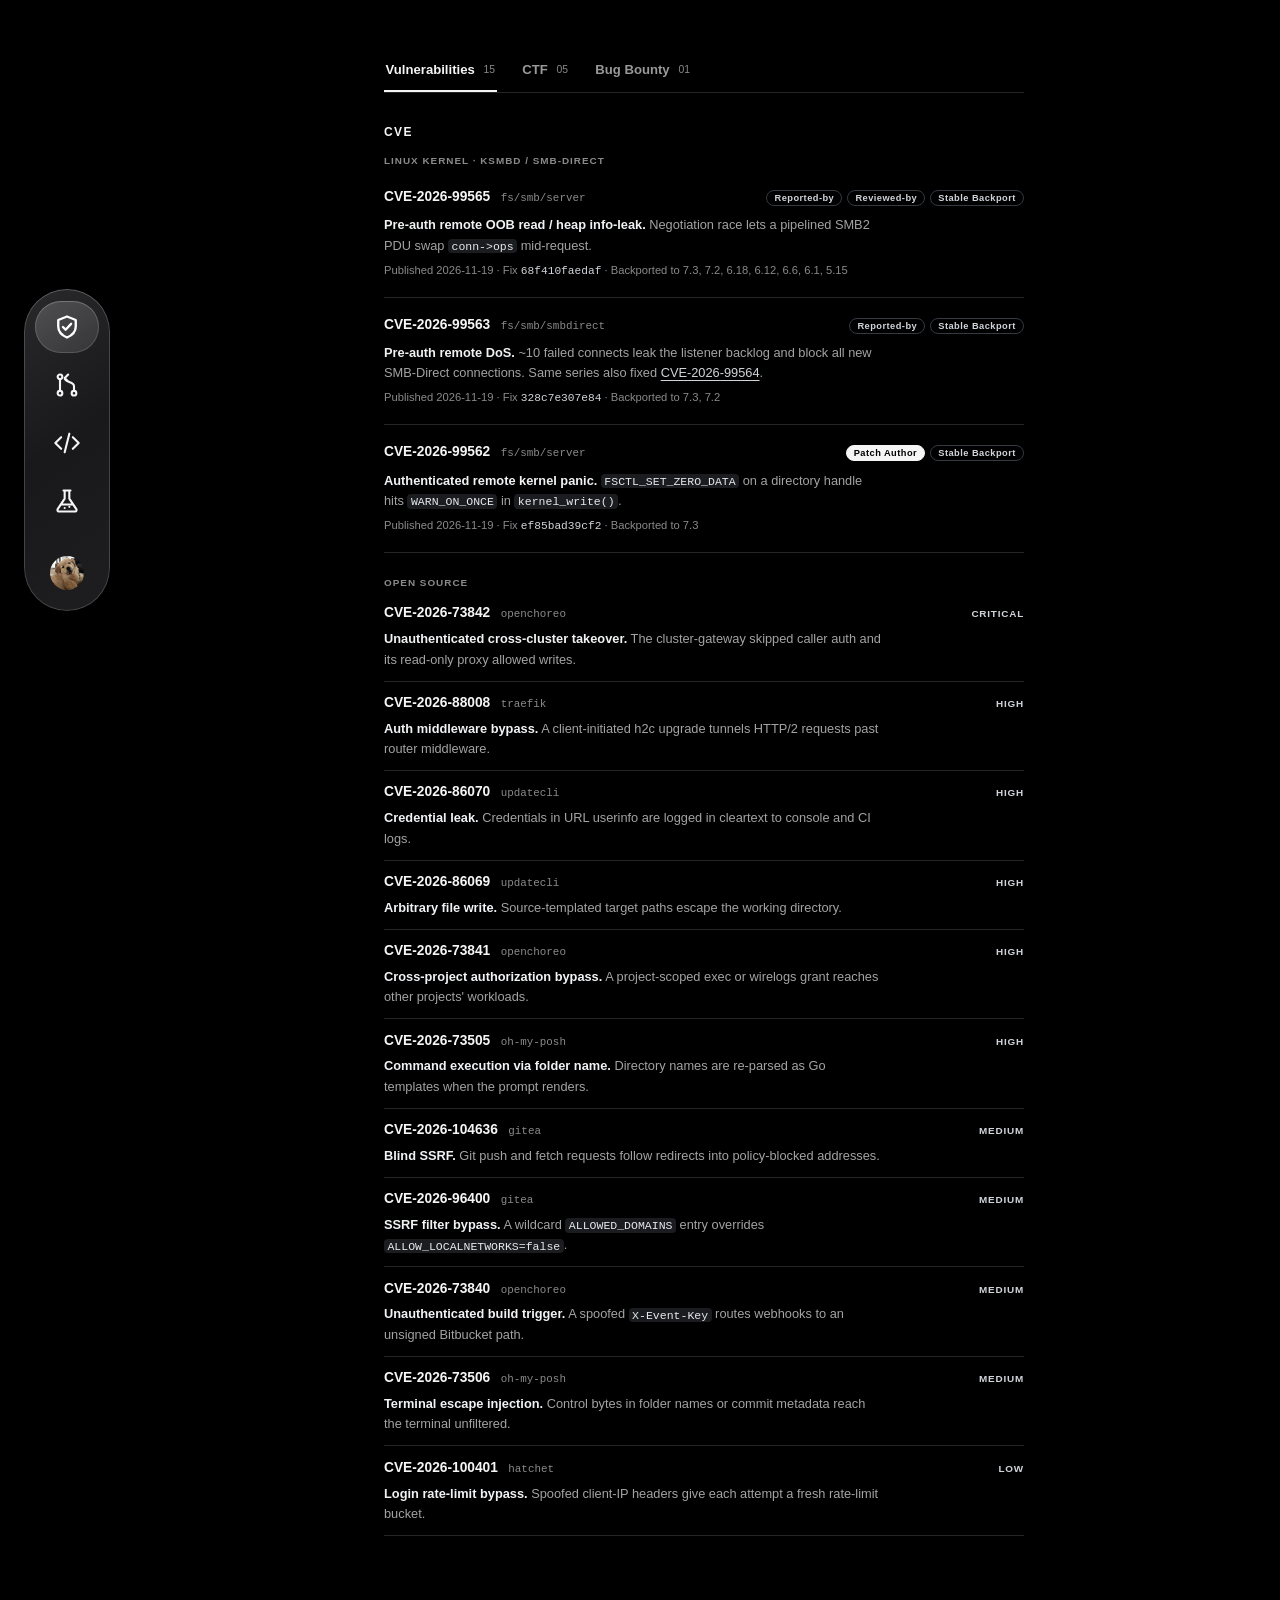
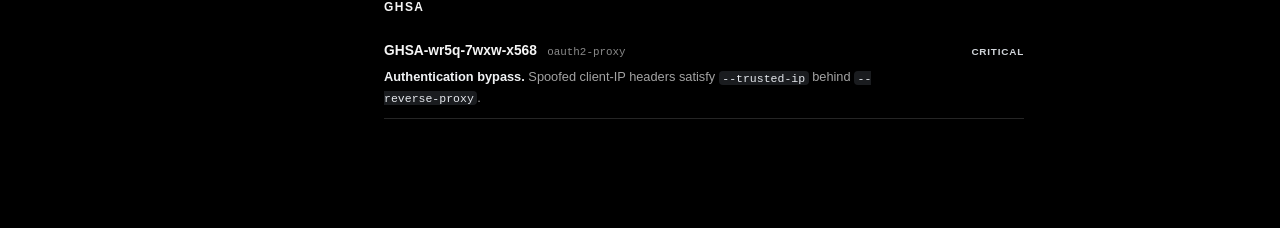
<file: index.html>
<!doctype html>
<html lang="ko">
  <head>
    <meta charset="utf-8" />
    <meta name="viewport" content="width=device-width, initial-scale=1, viewport-fit=cover" />
    <meta name="robots" content="index,follow" />
    <meta name="description" content="Lee Seonghyeon (이성현)의 보안 연구, 공개 CVE/GHSA 크레딧, 오픈소스 엔지니어링 및 HAKCA 제품 개발 이력입니다." />
    <link rel="canonical" href="https://ihopenre-eng.github.io/" />
    <link rel="icon" href="/favicon.ico?v=eh-20261019" sizes="any" />
    <link rel="icon" href="/favicon.png?v=eh-20261019" type="image/png" sizes="256x256" />
    <link rel="apple-touch-icon" href="/apple-touch-icon.png?v=eh-20261019" sizes="180x180" />
    <meta property="og:type" content="website" />
    <meta property="og:title" content="Lee Seonghyeon · Security Research & Product Engineering" />
    <meta property="og:description" content="Public CVE/GHSA credits, open-source engineering, and HAKCA product work." />
    <meta property="og:url" content="https://ihopenre-eng.github.io/" />
    <meta name="theme-color" content="#000000" />
    <title>Lee Seonghyeon (lshdf) · Security Research &amp; Product Engineering</title>
    <script type="application/ld+json">
      {"@context":"https://schema.org","@type":"Person","name":"Lee Seonghyeon","alternateName":["이성현","ihopenre-eng"],"jobTitle":"Security Researcher and Product Engineer","knowsAbout":["Security research","Responsible disclosure","Open-source software","Product engineering"],"url":"https://ihopenre-eng.github.io/","sameAs":["https://github.com/ihopenre-eng","https://gitlab.com/ihopenre-eng","https://hakca.vn/"]}
    </script>
    <style>
      :root { color-scheme: dark; }
      * { box-sizing: border-box; }
      html { -webkit-text-size-adjust: 100%; }
      * { scrollbar-width: none; }
      *::-webkit-scrollbar { display: none; }
      body { margin: 0; min-width: 320px; padding-left: var(--sidebar-width); background: #000; color: #f5f5f5; font-family: -apple-system, BlinkMacSystemFont, "Segoe UI", sans-serif; }
      main { width: min(640px, calc(100% - 3rem)); margin: 0 auto; padding: 3rem 0; }
      main:has(.writeup:not([hidden])) { width: min(860px, calc(100% - 3rem)); }
      section + section { margin-top: 4rem; }
      .intro { margin: 0 0 2rem; color: #d1d5da; font-size: .78rem; line-height: 1.6; }
      h1, h2 { margin: 0 0 1rem; font-size: .75rem; font-weight: 650; letter-spacing: .12em; }
      ul { margin: 0; padding: 0; list-style: none; }
      li { display: flex; justify-content: space-between; gap: 1rem; padding: .65rem 0; border-bottom: 1px solid #252525; }
      a { color: #f5f5f5; font-size: .92rem; text-decoration: none; } a:hover, a:focus-visible { text-decoration: underline; text-underline-offset: .25em; }
      span { color: #8a8a8a; font-size: .68rem; letter-spacing: .06em; }
      .tab-panel[hidden] { display: none; }
      #security-vulnerabilities-list li { display: block; }
      #security-vulnerabilities-list li a { display: flex; align-items: baseline; gap: .65rem; line-height: 1.6; overflow-wrap: anywhere; }
      #security-vulnerabilities-list .cve-code { color: #f5f5f5; font-size: .86rem; letter-spacing: 0; }
      #security-vulnerabilities-list .cve-severity { margin-left: auto; color: #d1d5da; font-size: .62rem; font-weight: 650; letter-spacing: .08em; white-space: nowrap; }
      .upstream-credit { margin-left: auto; color: #aaa; font-size: .65rem; letter-spacing: .02em; white-space: nowrap; }
      .cve-group { margin: 1.5rem 0 .25rem; color: #8a8a8a; font-size: .62rem; font-weight: 650; letter-spacing: .1em; text-transform: uppercase; }
      #cve-title + .cve-group { margin-top: 0; }
      #security-vulnerabilities-list li.cve-kernel { padding: 1rem 0; }
      #security-vulnerabilities-list .cve-kernel a { display: inline; }
      .ck-head { display: flex; flex-wrap: wrap; align-items: baseline; gap: .35rem .65rem; }
      #security-vulnerabilities-list .ck-head .cve-code { font-weight: 600; }
      .ck-target { color: #8a8a8a; font-family: ui-monospace, SFMono-Regular, Consolas, monospace; font-size: .68rem; letter-spacing: 0; }
      .ck-roles { display: flex; flex-wrap: wrap; gap: .3rem; margin-left: auto; }
      .ck-roles .role { padding: .12rem .45rem; border: 1px solid #343a40; border-radius: 999px; color: #d1d5da; font-size: .58rem; font-weight: 650; letter-spacing: .05em; white-space: nowrap; }
      .ck-roles .role-author { border-color: #f5f5f5; color: #000; background: #f5f5f5; }
      .ck-desc { max-width: 70ch; margin: .45rem 0 0; color: #a3a3a3; font-size: .8rem; line-height: 1.6; }
      .ck-desc strong { color: #f0f2f4; font-weight: 600; }
      .ck-desc a { color: #d1d5da; font-size: inherit; text-decoration: underline; text-underline-offset: .2em; }
      #security-vulnerabilities-list li a.cve-row { flex-wrap: wrap; row-gap: .3rem; text-decoration: none; }
      #security-vulnerabilities-list .cve-row .cve-code { font-weight: 600; }
      .cve-desc { flex-basis: 100%; max-width: 70ch; color: #a3a3a3; font-size: .8rem; letter-spacing: 0; line-height: 1.6; }
      .cve-desc strong { color: #f0f2f4; font-weight: 600; }
      .cve-desc code { padding: .05em .3em; border-radius: 4px; color: #e6e9ee; background: #1a1c1f; font-family: ui-monospace, SFMono-Regular, Consolas, monospace; font-size: .9em; overflow-wrap: anywhere; }
      @media (max-width: 600px) { #security-vulnerabilities-list li a.cve-row { flex-direction: row; align-items: baseline; gap: .3rem .55rem; } #security-vulnerabilities-list .cve-row .cve-severity { margin-left: auto; } }
      #security-vulnerabilities-list .cve-row:hover .cve-code, #security-vulnerabilities-list .cve-row:focus-visible .cve-code { text-decoration: underline; text-underline-offset: .25em; }
      .ck-desc code, .ck-target { overflow-wrap: anywhere; }
      .ck-desc code { padding: .05em .3em; border-radius: 4px; color: #e6e9ee; background: #1a1c1f; font-family: ui-monospace, SFMono-Regular, Consolas, monospace; font-size: .9em; }
      .ck-meta { margin: .35rem 0 0; color: #8a8a8a; font-size: .7rem; line-height: 1.6; }
      .ck-meta a { color: #d1d5da; font-family: ui-monospace, SFMono-Regular, Consolas, monospace; font-size: inherit; }
      @media (max-width: 600px) { .ck-roles { margin-left: 0; width: 100%; } }
      .recognition { margin-bottom: 3rem; }
      .badge-grid { display: grid; grid-template-columns: repeat(4, minmax(0, 1fr)); gap: 1.25rem; }
      .badge-grid li { display: block; padding: 0; border: 0; }
      .badge-grid img { display: block; width: 100%; max-width: 140px; height: auto; aspect-ratio: 1; object-fit: contain; }
      @media (max-width: 480px) { .badge-grid { grid-template-columns: repeat(2, minmax(0, 1fr)); } }
      .pr-list li { display: block; padding: .85rem 0; }
      .pr-list a { display: grid; grid-template-columns: minmax(160px, .72fr) minmax(0, 1.28fr); gap: 1rem; align-items: baseline; }
      .pr-repo { color: #f5f5f5; font-size: .78rem; font-weight: 600; letter-spacing: 0; }
      .pr-title { font-size: .82rem; letter-spacing: 0; }
      .pr-count { margin-left: .5rem; color: #8a8a8a; font-size: .62rem; font-weight: 650; letter-spacing: .06em; }
      .pr-group { margin-top: 3.5rem; }
      .project-list li { display: block; padding: 1.25rem 0; }
      .project-list li:first-child { padding-top: 0; }
      .project-list h3 { margin: 0; font-size: 1rem; font-weight: 600; }
      .project-list h3 a { display: flex; justify-content: space-between; align-items: baseline; gap: 1rem; font: inherit; }
      .project-list h3 span { font-size: 1rem; font-weight: 400; }
      .project-list p { max-width: 54ch; margin: .5rem 0 0; color: #a3a3a3; font-size: .85rem; line-height: 1.6; }
      .design-list { display: grid; gap: 1.5rem; }
      .design-list li { display: block; padding: 0; border: 0; }
      .design-card { display: block; overflow: hidden; border: 1px solid #272727; border-radius: 12px; font-size: inherit; text-decoration: none; }
      .design-card:focus-visible { outline: 2px solid #f5f5f5; outline-offset: 5px; text-decoration: none; }
      .design-card:hover { text-decoration: none; }
      .design-preview { display: flex; align-items: center; justify-content: center; gap: 1.5rem; padding: 2rem; background: #0d0d0f; border-bottom: 1px solid #272727; }
      .design-preview img { display: block; width: min(36%, 165px); height: auto; border: 1px solid #303036; border-radius: 18px; box-shadow: 0 12px 32px #0008; }
      .design-caption { display: flex; align-items: center; justify-content: space-between; gap: 1.5rem; padding: 1.4rem 1.5rem; }
      .design-caption h3 { margin: 0; color: #f5f5f5; font-size: 1.05rem; font-weight: 550; letter-spacing: -.015em; }
      .design-caption p { margin: .5rem 0 0; color: #999; font-size: .76rem; line-height: 1.6; }
      .design-link { display: inline-flex; align-items: center; gap: .5rem; flex-shrink: 0; color: #bbb; font-size: .68rem; letter-spacing: .02em; }
      .design-link svg { width: 14px; height: 14px; }
      @media (hover: hover) and (pointer: fine) { .design-card:hover { border-color: #555; } .design-card:hover .design-link { color: #fff; } }
      @media (max-width: 480px) { .design-preview { gap: 1rem; padding: 1.5rem 1rem; } .design-preview img { width: 43%; border-radius: 14px; } .design-caption { align-items: flex-start; gap: 1rem; padding: 1.2rem; } .design-caption h3 { font-size: .95rem; } .design-link { margin-top: .2rem; } }
      .bounty-name { color: #f5f5f5; font-size: .82rem; font-weight: 600; letter-spacing: .01em; }
      .bounty-hof li a { font-size: inherit; }
      .bounty-profile { margin-top: 2.5rem; }
      .bounty-profile a { font-size: .82rem; }
      #security-panel > .content-subtabs .content-subtab { min-width: 44px; white-space: nowrap; }
      .ctf-results { width: 100%; border-collapse: collapse; font-variant-numeric: tabular-nums; }
      .ctf-results th { color: #888; font-size: .62rem; font-weight: 500; text-align: left; }
      .ctf-results th, .ctf-results td { padding: .65rem .6rem; border-bottom: 1px solid #252525; }
      .ctf-results th:first-child, .ctf-results td:first-child { padding-left: 0; }
      .ctf-results th:last-child, .ctf-results td:last-child { padding-right: 0; }
      .ctf-results td { font-size: .82rem; }
      .ctf-results td a, .ctf-results td .ctf-plain { display: inline-flex; align-items: center; min-height: 44px; font-size: inherit; color: #f5f5f5; }
      .ctf-results td:not(:nth-child(2)) { white-space: nowrap; }
      .ctf-badge { display: flex; align-items: center; gap: 1.25rem; padding-bottom: 1.5rem; border-bottom: 1px solid #252525; }
      .ctf-badge + .ctf-badge { margin-top: 1.5rem; }
      .ctf-badge img { display: block; width: 112px; height: 112px; flex: 0 0 112px; object-fit: contain; }
      .ctf-badge-copy { display: grid; gap: .45rem; color: inherit; font-size: inherit; letter-spacing: 0; }
      .ctf-badge-copy strong { font-size: .9rem; line-height: 1.5; font-weight: 550; }
      .ctf-badge-copy small { color: #999; font-size: .72rem; line-height: 1.6; }
      .ctf-badge-copy .ctf-credential { color: #d1d5da; font-size: .72rem; letter-spacing: 0; }
      @media (max-width: 480px) {
        #security-panel > .content-subtabs { gap: .75rem; }
        #security-panel > .content-subtabs .content-subtab { gap: .35rem; font-size: .75rem; }
        .ctf-results thead { position: absolute; width: 1px; height: 1px; padding: 0; overflow: hidden; clip-path: inset(50%); white-space: nowrap; }
        .ctf-results tbody, .ctf-results tr { display: block; }
        .ctf-results tbody tr { display: grid; grid-template-columns: 1fr 1fr 1fr; gap: 1rem; padding: .5rem 0 1.25rem; border-bottom: 1px solid #252525; }
        .ctf-results td { display: block; padding: 0; border: 0; }
        .ctf-results td:nth-child(2) { grid-column: 1 / -1; grid-row: 1; }
        .ctf-results td:not(:nth-child(2))::before { display: block; margin-bottom: .5rem; color: #888; font-size: .62rem; content: attr(data-label); }
        .ctf-results td:last-child a { align-items: flex-start; min-width: 44px; }
        .ctf-badge { gap: 1rem; }
        .ctf-badge img { width: 88px; height: 88px; flex-basis: 88px; }
      }
      .content-subtabs { display: flex; gap: 1.5rem; margin: 0 0 2rem; border-bottom: 1px solid #252525; }
      .content-subtab { display: inline-flex; align-items: center; gap: .55rem; min-width: 88px; min-height: 44px; padding: 0 .1rem; border: 0; border-bottom: 2px solid transparent; background: none; color: #999; font: inherit; font-size: .82rem; font-weight: 600; cursor: pointer; touch-action: manipulation; user-select: none; -webkit-user-select: none; -webkit-tap-highlight-color: transparent; }
      .content-subtab small { color: #888; font-size: .65rem; font-weight: 400; font-variant-numeric: tabular-nums; }
      .content-subtab[aria-selected="true"] { border-bottom-color: #f5f5f5; color: #f5f5f5; }
      .content-subtab:focus-visible { outline: 2px solid #d9dde1; outline-offset: 4px; }
      .content-subtab:active { opacity: .7; }
      .content-list-panel + .content-list-panel { margin-top: 0; }
      .content-list-panel[hidden] { display: none; }
      @media (hover: hover) and (pointer: fine) { .content-subtab:hover { color: #f5f5f5; } }
      .writeup-index li { display: block; padding: 0; border: 0; }
      .writeup-index li + li { margin-top: .75rem; }
      .writeup-index a { display: flex; justify-content: space-between; align-items: flex-start; gap: 1.25rem; padding: 1.05rem 1.15rem; border: 1px solid #252525; border-radius: 10px; font-size: inherit; text-decoration: none; transition: border-color .2s ease, background .2s ease, transform .2s ease; }
      .writeup-index a:hover, .writeup-index a:focus-visible { border-color: #3a3a3a; background: #0d0f11; text-decoration: none; transform: translateX(3px); }
      .wi-main { display: flex; flex-direction: column; gap: .35rem; min-width: 0; }
      .wi-title { color: #f5f5f5; font-size: .92rem; font-weight: 600; letter-spacing: 0; }
      .wi-desc { color: #a3a3a3; font-size: .78rem; line-height: 1.5; }
      .wi-meta { display: flex; flex-direction: column; align-items: flex-end; gap: .4rem; flex-shrink: 0; text-align: right; }
      .wi-code { color: #d1d5da; font-size: .68rem; letter-spacing: .02em; white-space: nowrap; }
      .writeup-back { display: inline-block; margin-bottom: 2rem; color: #8a8a8a; font-size: .78rem; text-decoration: none; }
      .writeup-back:hover, .writeup-back:focus-visible { color: #f5f5f5; text-decoration: underline; text-underline-offset: .25em; }
      @media (max-width: 480px) { .writeup-index a { flex-direction: column; gap: .7rem; } .wi-meta { flex-direction: row; align-items: center; text-align: left; } }
      .writeup { max-width: none; }
      .writeup-header { margin-bottom: 3.25rem; }
      .writeup-kicker { margin: 0 0 .9rem; color: #a3a3a3; font-size: .7rem; font-weight: 650; letter-spacing: .11em; text-transform: uppercase; }
      .writeup h1, .writeup h2 { color: #f5f5f5; font-family: Georgia, "Times New Roman", serif; font-weight: 500; letter-spacing: -.025em; }
      .writeup h1 { margin: 0; font-size: clamp(2rem, 5vw, 3.25rem); line-height: 1.08; }
      .writeup h2 { margin: 0 0 1rem; font-size: 1.5rem; }
      .writeup p.writeup-meta { display: inline-flex; gap: .5rem; margin: 1.5rem 0 0; color: #d1d5da; font-size: .76rem; }
      .writeup-meta span { padding: .24rem .5rem; border-radius: 999px; color: inherit; background: #1d1f22; font: inherit; letter-spacing: 0; }
      .writeup section + section { margin-top: 3.25rem; padding-top: 2.75rem; border-top: 1px solid #1d1f22; }
      .writeup p, .writeup li { max-width: 66ch; color: #e6e9ee; font-size: 1rem; line-height: 1.75; }
      .writeup-lead { font-size: 1.12rem; line-height: 1.65; color: #f0f2f4; }
      .writeup-facts { display: grid; grid-template-columns: repeat(auto-fit, minmax(170px, 1fr)); gap: 1rem 1.5rem; max-width: none; margin: 1.75rem 0 0; padding: 1.15rem 1.3rem; border: 1px solid #25282c; border-radius: 10px; background: #101214; }
      .writeup-facts div { display: flex; flex-direction: column; gap: .35rem; }
      .writeup-facts dt { color: #8a8a8a; font-size: .63rem; font-weight: 650; letter-spacing: .1em; text-transform: uppercase; }
      .writeup-facts dd { max-width: none; margin: 0; color: #f0f2f4; font-size: .9rem; line-height: 1.5; }
      .writeup p { margin: 0 0 1rem; }
      .writeup ul, .writeup ol { margin: 0; padding-left: 1.3rem; }
      .writeup li { display: list-item; padding: 0; border: 0; }
      .writeup li + li { margin-top: .45rem; }
      .writeup a { color: #7aa7ff; font-size: inherit; text-decoration: underline; text-underline-offset: .18em; }
      .writeup code { padding: .12em .35em; border-radius: 4px; color: #f3f5f5; background: #1a1c1f; font-family: ui-monospace, SFMono-Regular, Consolas, monospace; font-size: .87em; }
      .writeup p code, .writeup li code { overflow-wrap: anywhere; word-break: break-word; }
      .writeup pre { margin: 1.25rem 0; overflow-x: auto; padding: 1.15rem 1.25rem; border: 1px solid #25282c; border-radius: 8px; background: #121416; }
      .writeup pre code { display: block; min-width: max-content; padding: 0; color: #d7dadf; background: none; font-size: .8rem; line-height: 1.65; }
      .writeup-figure { margin: 1.75rem 0 0; padding: 1.25rem; border: 1px solid #25282c; border-radius: 10px; background: #101214; max-width: none; overflow-x: auto; }
      .writeup-figure svg { display: block; width: 100%; height: auto; min-width: 560px; }
      .writeup table { width: 100%; margin-top: 1rem; border-collapse: collapse; color: #e1e4e8; font-size: .9rem; text-align: left; }
      .writeup th, .writeup td { padding: .7rem .5rem; border-bottom: 1px solid #25282c; vertical-align: top; }
      .writeup th { color: #a3a3a3; font-size: .72rem; font-weight: 650; letter-spacing: .08em; text-transform: uppercase; }
      main { padding-bottom: 7rem; }
      .contact-view a:focus-visible { outline: 2px solid #f5f5f5; outline-offset: 4px; }
      .contact-view h2 { margin-bottom: 2rem; }
      .contact-name { display: flex; flex-wrap: wrap; align-items: baseline; gap: .65rem; margin: 0 0 2rem; font-size: clamp(1.1rem, 2.5vw, 1.35rem); font-weight: 550; letter-spacing: .02em; }
      .contact-name span { color: #a3a3a3; font-size: .9rem; letter-spacing: 0; }
      .contact-email { display: block; padding: 0 0 2rem; font-size: clamp(1.1rem, 3vw, 1.5rem); line-height: 1.5; overflow-wrap: anywhere; }
      .contact-email span { display: flex; align-items: center; gap: .4rem; margin-bottom: .45rem; color: #888; font-size: .6rem; letter-spacing: .1em; }
      .contact-email svg { width: 14px; height: 14px; fill: none; stroke: currentColor; stroke-width: 1.5; }
      .contact-profiles { display: grid; border-top: 1px solid #252525; }
      .contact-profiles a { display: flex; align-items: center; justify-content: space-between; min-height: 56px; border-bottom: 1px solid #252525; font-size: .92rem; }
      .contact-label { display: inline-flex; align-items: center; gap: .8rem; color: inherit; font-size: inherit; letter-spacing: inherit; }
      .contact-icon { width: 18px; height: 18px; flex: 0 0 18px; fill: currentColor; color: #d1d5da; }
      .contact-icon-outline { fill: none; stroke: currentColor; stroke-width: 1.7; stroke-linecap: round; stroke-linejoin: round; }
      .contact-arrow { font-size: 1rem; }
      @media (max-width: 480px) { main, main:has(.writeup:not([hidden])) { width: min(100% - 2rem, 860px); padding-top: 2rem; } a { font-size: .82rem; } }
      @media (max-width: 600px) { #security-vulnerabilities-list li { padding: .8rem 0; } #security-vulnerabilities-list li a { flex-direction: column; align-items: flex-start; gap: .35rem; } #security-vulnerabilities-list .cve-severity, .upstream-credit { margin-left: 0; line-height: 1.4; } }
      @media (max-width: 480px) { .writeup h1 { font-size: 2.15rem; } .writeup p, .writeup li { font-size: .95rem; } }
      @media (max-width: 560px) { .pr-list a { display: block; } .pr-title { display: block; margin-top: .25rem; } }
      @media (min-width: 561px) { .intro { white-space: nowrap; } }
      @media (prefers-reduced-motion: reduce) {
        main { transition: none; }
        .tab-panel:not([hidden]), .tab-panel:not([hidden]) li { animation: none; }
      }
    </style>
    <link rel="stylesheet" href="assets/dock.css?v=20261028-liquid-glass" />
  </head>
  <body>
    <aside class="site-dock" id="site-navigation" aria-label="사이트 내비게이션" aria-describedby="dock-swipe-help">
      <nav class="dock-tabs" role="tablist" aria-label="포트폴리오 분류" aria-orientation="vertical" aria-owns="contact-trigger">
        <button class="dock-tab" type="button" role="tab" aria-label="Security, 18건" aria-selected="true" aria-controls="security-panel" id="security-tab" data-tab="security-panel" data-route="security">
          <svg viewBox="0 0 24 24" aria-hidden="true"><path d="M12 3 4.5 6v5.5c0 4.3 3 7.5 7.5 9.5 4.5-2 7.5-5.2 7.5-9.5V6L12 3Z"/><path d="m8.5 12 2.3 2.3 4.7-5"/></svg><span class="dock-tab-label">Security <small>18</small></span>
        </button>
        <button class="dock-tab" type="button" role="tab" aria-label="Contributions, 36건" aria-selected="false" aria-controls="prs-panel" id="prs-tab" data-tab="prs-panel" data-route="contributions" tabindex="-1">
          <svg viewBox="0 0 24 24" aria-hidden="true"><circle cx="6" cy="5" r="2"/><circle cx="6" cy="19" r="2"/><circle cx="18" cy="19" r="2"/><path d="M6 7v10m12 0v-4c0-4-8-3-8-7m0 0 3-3m-3 3 3 3"/></svg><span class="dock-tab-label">Contributions <small>36</small></span>
        </button>
        <button class="dock-tab" type="button" role="tab" aria-label="Development, 8개" aria-selected="false" aria-controls="development-panel" id="development-tab" data-tab="development-panel" data-route="development" tabindex="-1">
          <svg viewBox="0 0 24 24" aria-hidden="true"><path d="m7 7-5 5 5 5m10-10 5 5-5 5M14 4l-4 16"/></svg><span class="dock-tab-label">Development <small>08</small></span>
        </button>
        <button class="dock-tab" type="button" role="tab" aria-label="Research, 4개" aria-selected="false" aria-controls="research-panel" id="research-tab" data-tab="research-panel" data-route="research" data-mobile-secondary tabindex="-1">
          <svg viewBox="0 0 24 24" aria-hidden="true"><path d="M9 3h6m-5 0v7l-6 9a1.3 1.3 0 0 0 1 2h14a1.3 1.3 0 0 0 1-2l-6-9V3M7.5 15h9"/><path d="M10 18h.01m4-1h.01"/></svg><span class="dock-tab-label">Research <small>04</small></span>
        </button>
      </nav>
      <div class="dock-footer">
        <button class="dock-profile" id="contact-trigger" type="button" role="tab" data-tab="contact-panel" data-route="contact" aria-controls="contact-panel" aria-selected="false" aria-label="Contact" tabindex="-1">
          <img src="assets/contact-avatar.png" width="30" height="30" alt="" /><span class="dock-tip">Contact</span>
        </button>
      </div>
      <div class="dock-rail-cues" aria-hidden="true">
        <svg class="dock-rail-cue-left" viewBox="0 0 8 12"><path d="m6 2-4 4 4 4"/></svg>
        <svg class="dock-rail-cue-right" viewBox="0 0 8 12"><path d="m2 2 4 4-4 4"/></svg>
      </div>
      <p class="dock-rail-hint" aria-hidden="true">좌우로 밀어서 더 보기</p>
    </aside>
    <p class="dock-sr-only" id="dock-swipe-help">누른 채 드래그한 뒤 놓으면 탭이 전환됩니다. 모바일에서는 바의 왼쪽이나 오른쪽 끝으로 이동하면 그 방향의 숨겨진 탭들이 나타납니다. 클릭과 방향키로도 선택할 수 있습니다.</p>
    <main>
      <div class="tab-panel" id="security-panel" role="tabpanel" aria-labelledby="security-tab">
        <div class="content-subtabs" role="tablist" aria-label="Security 분류">
          <button class="content-subtab" id="security-vulnerabilities-tab" type="button" role="tab" data-security-kind="vulnerabilities" aria-controls="security-vulnerabilities-list" aria-selected="true">Vulnerabilities <small>15</small></button>
          <button class="content-subtab" id="security-ctf-tab" type="button" role="tab" data-security-kind="ctf" aria-controls="security-ctf-list" aria-selected="false" tabindex="-1">CTF <small>05</small></button>
          <button class="content-subtab" id="security-bugbounty-tab" type="button" role="tab" data-security-kind="bugbounty" aria-controls="security-bugbounty-list" aria-selected="false" tabindex="-1">Bug Bounty <small>01</small></button>
        </div>
        <div class="content-list-panel" id="security-vulnerabilities-list" role="tabpanel" data-security-list="vulnerabilities" aria-labelledby="security-vulnerabilities-tab">
        <section aria-labelledby="cve-title">
          <h2 id="cve-title">CVE</h2>
          <p class="cve-group">Linux Kernel · ksmbd / SMB-Direct</p>
          <ul class="cve-kernel-list">
            <li class="cve-kernel">
              <div class="ck-head"><a class="cve-code" href="https://www.cve.org/CVERecord?id=CVE-2026-99565">CVE-2026-99565</a><span class="ck-target">fs/smb/server</span><span class="ck-roles"><span class="role">Reported-by</span><span class="role">Reviewed-by</span><span class="role">Stable Backport</span></span></div>
              <p class="ck-desc"><strong>Pre-auth remote OOB read / heap info-leak.</strong> Negotiation race lets a pipelined SMB2 PDU swap <code>conn-&gt;ops</code> mid-request.</p>
              <p class="ck-meta">Published 2026-11-19 · Fix <a href="https://git.kernel.org/stable/c/68f410faedaf6ee74d81e574733c50ebcc1bd8ed">68f410faedaf</a> · Backported to 7.3, 7.2, 6.18, 6.12, 6.6, 6.1, 5.15</p>
            </li>
            <li class="cve-kernel">
              <div class="ck-head"><a class="cve-code" href="https://www.cve.org/CVERecord?id=CVE-2026-99563">CVE-2026-99563</a><span class="ck-target">fs/smb/smbdirect</span><span class="ck-roles"><span class="role">Reported-by</span><span class="role">Stable Backport</span></span></div>
              <p class="ck-desc"><strong>Pre-auth remote DoS.</strong> ~10 failed connects leak the listener backlog and block all new SMB-Direct connections. Same series also fixed <a href="https://www.cve.org/CVERecord?id=CVE-2026-99564">CVE-2026-99564</a>.</p>
              <p class="ck-meta">Published 2026-11-19 · Fix <a href="https://git.kernel.org/stable/c/328c7e307e8411899e2f90beae83da9e4c45d700">328c7e307e84</a> · Backported to 7.3, 7.2</p>
            </li>
            <li class="cve-kernel">
              <div class="ck-head"><a class="cve-code" href="https://www.cve.org/CVERecord?id=CVE-2026-99562">CVE-2026-99562</a><span class="ck-target">fs/smb/server</span><span class="ck-roles"><span class="role role-author">Patch Author</span><span class="role">Stable Backport</span></span></div>
              <p class="ck-desc"><strong>Authenticated remote kernel panic.</strong> <code>FSCTL_SET_ZERO_DATA</code> on a directory handle hits <code>WARN_ON_ONCE</code> in <code>kernel_write()</code>.</p>
              <p class="ck-meta">Published 2026-11-19 · Fix <a href="https://git.kernel.org/stable/c/ef85bad39cf273a8377722c9f3078294dcc2fc7a">ef85bad39cf2</a> · Backported to 7.3</p>
            </li>
          </ul>
          <p class="cve-group">Open Source</p>
          <ul>
            <li><a class="cve-row" href="https://github.com/openchoreo/openchoreo/security/advisories/GHSA-rh53-xvx2-j327"><span class="cve-code">CVE-2026-73842</span><span class="ck-target">openchoreo</span><span class="cve-severity">CRITICAL</span><span class="cve-desc"><strong>Unauthenticated cross-cluster takeover.</strong> The cluster-gateway skipped caller auth and its read-only proxy allowed writes.</span></a></li>
            <li><a class="cve-row" href="https://github.com/traefik/traefik/security/advisories/GHSA-w4v4-9rw7-5326"><span class="cve-code">CVE-2026-88008</span><span class="ck-target">traefik</span><span class="cve-severity">HIGH</span><span class="cve-desc"><strong>Auth middleware bypass.</strong> A client-initiated h2c upgrade tunnels HTTP/2 requests past router middleware.</span></a></li>
            <li><a class="cve-row" href="https://github.com/updatecli/updatecli/security/advisories/GHSA-gc47-hwcc-8qp4"><span class="cve-code">CVE-2026-86070</span><span class="ck-target">updatecli</span><span class="cve-severity">HIGH</span><span class="cve-desc"><strong>Credential leak.</strong> Credentials in URL userinfo are logged in cleartext to console and CI logs.</span></a></li>
            <li><a class="cve-row" href="https://github.com/updatecli/updatecli/security/advisories/GHSA-hj4x-hm4v-7wpw"><span class="cve-code">CVE-2026-86069</span><span class="ck-target">updatecli</span><span class="cve-severity">HIGH</span><span class="cve-desc"><strong>Arbitrary file write.</strong> Source-templated target paths escape the working directory.</span></a></li>
            <li><a class="cve-row" href="https://github.com/openchoreo/openchoreo/security/advisories/GHSA-52gf-6rpq-fgmx"><span class="cve-code">CVE-2026-73841</span><span class="ck-target">openchoreo</span><span class="cve-severity">HIGH</span><span class="cve-desc"><strong>Cross-project authorization bypass.</strong> A project-scoped exec or wirelogs grant reaches other projects' workloads.</span></a></li>
            <li><a class="cve-row" href="https://github.com/advisories/GHSA-6xj8-qv9j-xcjq"><span class="cve-code">CVE-2026-73505</span><span class="ck-target">oh-my-posh</span><span class="cve-severity">HIGH</span><span class="cve-desc"><strong>Command execution via folder name.</strong> Directory names are re-parsed as Go templates when the prompt renders.</span></a></li>
            <li><a class="cve-row" href="https://github.com/go-gitea/gitea/security/advisories/GHSA-g4hw-fg4c-89mq"><span class="cve-code">CVE-2026-104636</span><span class="ck-target">gitea</span><span class="cve-severity">MEDIUM</span><span class="cve-desc"><strong>Blind SSRF.</strong> Git push and fetch requests follow redirects into policy-blocked addresses.</span></a></li>
            <li><a class="cve-row" href="https://github.com/go-gitea/gitea/security/advisories/GHSA-54w9-6cc5-9wj9"><span class="cve-code">CVE-2026-96400</span><span class="ck-target">gitea</span><span class="cve-severity">MEDIUM</span><span class="cve-desc"><strong>SSRF filter bypass.</strong> A wildcard <code>ALLOWED_DOMAINS</code> entry overrides <code>ALLOW_LOCALNETWORKS=false</code>.</span></a></li>
            <li><a class="cve-row" href="https://github.com/openchoreo/openchoreo/security/advisories/GHSA-c5f6-2rm9-2w8g"><span class="cve-code">CVE-2026-73840</span><span class="ck-target">openchoreo</span><span class="cve-severity">MEDIUM</span><span class="cve-desc"><strong>Unauthenticated build trigger.</strong> A spoofed <code>X-Event-Key</code> routes webhooks to an unsigned Bitbucket path.</span></a></li>
            <li><a class="cve-row" href="https://github.com/advisories/GHSA-fwjx-9p69-h25h"><span class="cve-code">CVE-2026-73506</span><span class="ck-target">oh-my-posh</span><span class="cve-severity">MEDIUM</span><span class="cve-desc"><strong>Terminal escape injection.</strong> Control bytes in folder names or commit metadata reach the terminal unfiltered.</span></a></li>
            <li><a class="cve-row" href="https://github.com/hatchet-dev/hatchet/security/advisories/GHSA-6rg8-xpvg-m49w"><span class="cve-code">CVE-2026-100401</span><span class="ck-target">hatchet</span><span class="cve-severity">LOW</span><span class="cve-desc"><strong>Login rate-limit bypass.</strong> Spoofed client-IP headers give each attempt a fresh rate-limit bucket.</span></a></li>
          </ul>
        </section>
        <section aria-labelledby="ghsa-title">
          <h2 id="ghsa-title">GHSA</h2>
          <ul>
            <li><a class="cve-row" href="https://github.com/oauth2-proxy/oauth2-proxy/security/advisories/GHSA-wr5q-7wxw-x568"><span class="cve-code">GHSA-wr5q-7wxw-x568</span><span class="ck-target">oauth2-proxy</span><span class="cve-severity">CRITICAL</span><span class="cve-desc"><strong>Authentication bypass.</strong> Spoofed client-IP headers satisfy <code>--trusted-ip</code> behind <code>--reverse-proxy</code>.</span></a></li>
          </ul>
        </section>
        </div>
        <div class="content-list-panel" id="security-bugbounty-list" role="tabpanel" data-security-list="bugbounty" aria-labelledby="security-bugbounty-tab" hidden>
          <section class="bounty-hof" aria-labelledby="bounty-hof-title">
            <h2 id="bounty-hof-title">Hall of Fame</h2>
            <ul>
              <li><a href="https://bugcrowd.com/openai"><span class="bounty-name">OpenAI</span></a><span>P1</span></li>
            </ul>
          </section>
          <p class="bounty-profile"><a href="https://bugcrowd.com/ihopenre-eng" rel="me">Bugcrowd profile ↗</a></p>
        </div>
        <div class="content-list-panel" id="security-ctf-list" role="tabpanel" data-security-list="ctf" aria-labelledby="security-ctf-tab" hidden>
          <section aria-labelledby="ctf-results-title">
            <h2 id="ctf-results-title">Results</h2>
            <table class="ctf-results" aria-labelledby="ctf-results-title">
              <thead><tr><th scope="col">Place</th><th scope="col">Event</th><th scope="col">Score</th><th scope="col">Weight</th></tr></thead>
              <tbody>
                <tr><td data-label="Place">1st</td><td data-label="Event"><a href="https://wcsc.ctfd.io/">WCSC October 2026 CTF</a></td><td data-label="Score">10475</td><td data-label="Weight">—</td></tr>
                <tr><td data-label="Place">15 / 73</td><td data-label="Event"><span class="ctf-plain">WHITEHAT 2026 · Youth</span></td><td data-label="Score">1400</td><td data-label="Weight">—</td></tr>
                <tr><td data-label="Place">100 / 1541</td><td data-label="Event"><a href="https://ctftime.org/event/3340">HITCON CTF 2026</a></td><td data-label="Score">958</td><td data-label="Weight">91.16</td></tr>
                <tr><td data-label="Place">348 / 989</td><td data-label="Event"><a href="https://ctftime.org/event/3279">DEADFACE CTF 2026</a></td><td data-label="Score">1892</td><td data-label="Weight">35.39</td></tr>
                <tr><td data-label="Place">18 / 99</td><td data-label="Event"><a href="https://ctftime.org/event/3354">GaianSpace CTF 2026</a></td><td data-label="Score">6144</td><td data-label="Weight">25.00</td></tr>
              </tbody>
            </table>
          </section>
          <section aria-labelledby="ctf-badges-title">
            <h2 id="ctf-badges-title">Participation</h2>
            <a class="ctf-badge" href="assets/ctf/gaian-space-ctf-2026-certificate.pdf" target="_blank" rel="noopener" aria-label="GaianSpace CTF 2026 수료증 PDF, 새 탭에서 열기">
              <img src="assets/ctf/gaian-space-ctf-2026-certificate.png" width="1200" height="849" loading="lazy" alt="GaianSpace CTF 2026 수료증" />
              <span class="ctf-badge-copy"><strong>GaianSpace CTF 2026</strong><small>Certificate of Completion<br />58 / 68 challenges solved · 18 / 99 teams</small><span class="ctf-credential">View certificate · PDF ↗</span></span>
            </a>
            <a class="ctf-badge" href="https://credforge.app/credentials/9e34b897-de27-4b33-b05e-7b51672ce25b">
              <img src="assets/ctf/deadface-ctf-2026-competitor.png" width="1648" height="1648" loading="lazy" alt="DEADFACE CTF 2026 Competitor 배지" />
              <span class="ctf-badge-copy"><strong>DEADFACE CTF 2026 Competitor</strong><small>Cyber Hacktics · 2026-10-18</small><span class="ctf-credential">View credential ↗</span></span>
            </a>
          </section>
        </div>
      </div>
      <section class="tab-panel" id="prs-panel" role="tabpanel" aria-labelledby="prs-tab" hidden>
        <section class="recognition" aria-labelledby="recognition-title">
          <h2 id="recognition-title">Recognition</h2>
          <ul class="badge-grid">
            <li><a href="https://www.holopin.io/userbadge/cmrt2gcmm0006l2042ttekvo7"><img src="https://assets.holopin.io/eyJidWNrZXQiOiJob2xvcGluLWFzc2V0cyIsImtleSI6ImFzc2V0cy9jbHJxaGU4aGMzNjU4MGZqd3dsZHgxaG93IiwiZWRpdHMiOnsicm90YXRlIjpudWxsfX0=" width="140" height="140" loading="lazy" alt="Dapr Runtime Contributor badge" /></a></li>
            <li><a href="https://www.holopin.io/userbadge/cms303a4m0001ld047ftsaal1"><img src="https://assets.holopin.io/eyJidWNrZXQiOiJob2xvcGluLWFzc2V0cyIsImtleSI6ImFzc2V0cy9jbHJxZ3lkdnM1NTk4MGZqdng3bTkxYjg0IiwiZWRpdHMiOnsicm90YXRlIjpudWxsfX0=" width="140" height="140" loading="lazy" alt="Dapr Quickstarts Contributor badge" /></a></li>
            <li><a href="https://www.holopin.io/userbadge/cmsczmhcb0003ky04bptcrxm5"><img src="https://assets.holopin.io/eyJidWNrZXQiOiJob2xvcGluLWFzc2V0cyIsImtleSI6ImFzc2V0cy9jbHJxZjgxcTcxOTg3OTBnbGRuMTVicGgyMyIsImVkaXRzIjp7InJvdGF0ZSI6bnVsbH19" width="140" height="140" loading="lazy" alt="Dapr Docs Contributor badge" /></a></li>
            <li><a href="https://www.holopin.io/userbadge/cmrxdswal0001l1045s2lpjpu"><img src="https://assets.holopin.io/eyJidWNrZXQiOiJob2xvcGluLWFzc2V0cyIsImtleSI6ImFzc2V0cy9jbGcwdTR4YnQ4MTQ1MGZtZndqZG05c3RlIiwiZWRpdHMiOnsicm90YXRlIjpudWxsfX0=" width="140" height="140" loading="lazy" alt="Oh My Posh Open Sourcerer badge" /></a></li>
          </ul>
        </section>
        <section aria-labelledby="kernel-patches-title">
          <h2 id="kernel-patches-title">Linux Kernel · Authored Patches <span class="pr-count">01</span></h2>
          <ul class="pr-list">
            <li><a href="https://github.com/torvalds/linux/commit/ef85bad39cf273a8377722c9f3078294dcc2fc7a"><span class="pr-repo">torvalds/linux · ef85bad39cf2</span><span class="pr-title">ksmbd: reject FSCTL_SET_ZERO_DATA on a directory handle</span></a></li>
          </ul>
        </section>
        <section aria-labelledby="gh-prs-title">
          <h2 id="gh-prs-title">GitHub · Merged PRs <span class="pr-count">20</span></h2>
          <ul class="pr-list">
          <li><a href="https://github.com/aws-amplify/amplify-backend/pull/3291"><span class="pr-repo">aws-amplify/amplify-backend</span><span class="pr-title">fix(create-amplify): exit quietly when a prompt is cancelled with ctrl+c</span></a></li>
          <li><a href="https://github.com/grafana/sigma-rule-deployment/pull/347"><span class="pr-repo">grafana/sigma-rule-deployment</span><span class="pr-title">Add highest level template helper</span></a></li>
          <li><a href="https://github.com/grafana/sigma-rule-deployment/pull/346"><span class="pr-repo">grafana/sigma-rule-deployment</span><span class="pr-title">Use rule titles in deployment comments</span></a></li>
          <li><a href="https://github.com/grafana/pdc-agent/pull/324"><span class="pr-repo">grafana/pdc-agent</span><span class="pr-title">ssh: Parse Windows OpenSSH versions</span></a></li>
          <li><a href="https://github.com/medusajs/medusa/pull/16179"><span class="pr-repo">medusajs/medusa</span><span class="pr-title">fix(product): delete individual variant metadata fields</span></a></li>
          <li><a href="https://github.com/Boeing/config-file-validator/pull/601"><span class="pr-repo">Boeing/config-file-validator</span><span class="pr-title">fix(formatter): preserve JSON blank lines</span></a></li>
          <li><a href="https://github.com/cloudflare/circl/pull/667"><span class="pr-repo">cloudflare/circl</span><span class="pr-title">internal/test: unify ACVP test vector parsing</span></a></li>
          <li><a href="https://github.com/Eventual-Inc/Daft/pull/7300"><span class="pr-repo">Eventual-Inc/Daft</span><span class="pr-title">refactor(io): migrate Delta Lake scans to DataSource</span></a></li>
          <li><a href="https://github.com/crossplane/cli/pull/197"><span class="pr-repo">crossplane/cli</span><span class="pr-title">validate: Recognize Kubernetes built-in resources</span></a></li>
          <li><a href="https://github.com/objectionary/eo/pull/5826"><span class="pr-repo">objectionary/eo</span><span class="pr-title">#5773: Fix printf byte format rewriting</span></a></li>
          <li><a href="https://github.com/Boeing/config-file-validator/pull/592"><span class="pr-repo">Boeing/config-file-validator</span><span class="pr-title">fix(formatter): normalize JSON blank lines before closing delimiters</span></a></li>
          <li><a href="https://github.com/JanDeDobbeleer/oh-my-posh/pull/7709"><span class="pr-repo">JanDeDobbeleer/oh-my-posh</span><span class="pr-title">test(prompt): remove cross-test global state dependencies</span></a></li>
          <li><a href="https://github.com/JanDeDobbeleer/oh-my-posh/pull/7707"><span class="pr-repo">JanDeDobbeleer/oh-my-posh</span><span class="pr-title">test(serve): wait on records instead of wall-clock silence</span></a></li>
          <li><a href="https://github.com/openfga/dotnet-sdk/pull/228"><span class="pr-repo">openfga/dotnet-sdk</span><span class="pr-title">fix: compare contextual tuples by value</span></a></li>
          <li><a href="https://github.com/updatecli/updatecli/pull/9609"><span class="pr-repo">updatecli/updatecli</span><span class="pr-title">feat(gitcommit): add Git commit source resource</span></a></li>
          <li><a href="https://github.com/alpha-omega-security/scrutineer/pull/655"><span class="pr-repo">alpha-omega-security/scrutineer</span><span class="pr-title">perf(worker): buffer scan log accumulation</span></a></li>
          <li><a href="https://github.com/open-telemetry/opentelemetry-helm-charts/pull/2317"><span class="pr-repo">open-telemetry/opentelemetry-helm-charts</span><span class="pr-title">fix(kube-stack): grant leader election lease RBAC</span></a></li>
          <li><a href="https://github.com/traefik/traefik-helm-chart/pull/1933"><span class="pr-repo">traefik/traefik-helm-chart</span><span class="pr-title">fix(ports): support IPv6 hostIP values</span></a></li>
          <li><a href="https://github.com/dapr/dapr/pull/10215"><span class="pr-repo">dapr/dapr</span><span class="pr-title">fix: preserve sub-millisecond latency precision</span></a></li>
          <li><a href="https://github.com/grafana/docker-otel-lgtm/pull/1596"><span class="pr-repo">grafana/docker-otel-lgtm</span><span class="pr-title">fix: prevent interactive shutdown hangs</span></a></li>
          </ul>
        </section>
        <section class="pr-group" aria-labelledby="gl-mrs-title">
          <h2 id="gl-mrs-title">GitLab · Merged MRs <span class="pr-count">15</span></h2>
          <ul class="pr-list">
          <li><a href="https://gitlab.com/gitlab-org/cli/-/merge_requests/3551"><span class="pr-repo">gitlab-org/cli !3551</span><span class="pr-title">fix(cluster): distinguish missing manifests from read failures</span></a></li>
          <li><a href="https://gitlab.com/gitlab-org/cli/-/merge_requests/3549"><span class="pr-repo">gitlab-org/cli !3549</span><span class="pr-title">fix(api): return client errors during placeholder expansion</span></a></li>
          <li><a href="https://gitlab.com/gitlab-org/cli/-/merge_requests/3547"><span class="pr-repo">gitlab-org/cli !3547</span><span class="pr-title">fix(ci): paginate interactive job selection</span></a></li>
          <li><a href="https://gitlab.com/gitlab-org/cli/-/merge_requests/3570"><span class="pr-repo">gitlab-org/cli !3570</span><span class="pr-title">fix(git): match the clone directory for a URL ending in .git/</span></a></li>
          <li><a href="https://gitlab.com/gitlab-org/cli/-/merge_requests/3569"><span class="pr-repo">gitlab-org/cli !3569</span><span class="pr-title">fix(stack): do not leak a file handle in AddStackBaseBranch</span></a></li>
          <li><a href="https://gitlab.com/gitlab-org/cli/-/merge_requests/3568"><span class="pr-repo">gitlab-org/cli !3568</span><span class="pr-title">fix(git): recognize uppercase URL schemes when parsing remotes</span></a></li>
          <li><a href="https://gitlab.com/gitlab-org/cli/-/merge_requests/3563"><span class="pr-repo">gitlab-org/cli !3563</span><span class="pr-title">fix(securefile): reject a file ID argument combined with --id or --name</span></a></li>
          <li><a href="https://gitlab.com/gitlab-org/cli/-/merge_requests/3548"><span class="pr-repo">gitlab-org/cli !3548</span><span class="pr-title">fix(schedule): validate variables before creating a schedule</span></a></li>
          <li><a href="https://gitlab.com/gitlab-org/cli/-/merge_requests/3540"><span class="pr-repo">gitlab-org/cli !3540</span><span class="pr-title">fix(deploy-key): require a key ID for delete</span></a></li>
          <li><a href="https://gitlab.com/gitlab-org/cli/-/merge_requests/3556"><span class="pr-repo">gitlab-org/cli !3556</span><span class="pr-title">fix(config): report a local config file that cannot be parsed</span></a></li>
          <li><a href="https://gitlab.com/gitlab-org/cli/-/merge_requests/3555"><span class="pr-repo">gitlab-org/cli !3555</span><span class="pr-title">fix(iostreams): treat a blank pager command as no pager</span></a></li>
          <li><a href="https://gitlab.com/gitlab-org/cli/-/merge_requests/3544"><span class="pr-repo">gitlab-org/cli !3544</span><span class="pr-title">fix(milestone): return the base repository error instead of panicking</span></a></li>
          <li><a href="https://gitlab.com/gitlab-org/cli/-/merge_requests/3541"><span class="pr-repo">gitlab-org/cli !3541</span><span class="pr-title">fix(ci): reject failed responses when linting a remote URL</span></a></li>
          <li><a href="https://gitlab.com/gitlab-org/cli/-/merge_requests/3539"><span class="pr-repo">gitlab-org/cli !3539</span><span class="pr-title">test: keep command tests inside their temp directories on Windows</span></a></li>
          <li><a href="https://gitlab.com/gitlab-org/cli/-/merge_requests/3545"><span class="pr-repo">gitlab-org/cli !3545</span><span class="pr-title">fix(ci): stop tracing a canceled job</span></a></li>
          </ul>
        </section>
      </section>
      <div class="tab-panel" id="development-panel" role="tabpanel" aria-labelledby="development-tab" hidden>
        <div class="content-subtabs" role="tablist" aria-label="Development 분류">
          <button class="content-subtab" id="development-projects-tab" type="button" role="tab" data-development-kind="projects" aria-controls="development-projects-list" aria-selected="true">Projects <small>06</small></button>
          <button class="content-subtab" id="development-design-tab" type="button" role="tab" data-development-kind="design" aria-controls="development-design-list" aria-selected="false" tabindex="-1">Design <small>02</small></button>
        </div>
      <section class="content-list-panel" id="development-projects-list" role="tabpanel" data-development-list="projects" aria-labelledby="development-projects-tab">
        <h2 class="dock-sr-only">Selected projects</h2>
        <ul class="project-list">
          <li>
            <h3><a href="https://hakca.vn/">HAKCA <span aria-hidden="true">↗</span></a></h3>
            <p>Study-café reservation platform.</p>
          </li>
          <li>
            <h3><a href="https://github.com/ihopenre-eng/online-study-tool">Point <span aria-hidden="true">↗</span></a></h3>
            <p>A Windows screen-annotation overlay with pen, highlighter, laser, and eraser tools, click-through mode, and multi-monitor support.</p>
          </li>
          <li>
            <h3><a href="https://bhtwork.github.io/deep-blue-3d/ocean-cleanup-3d.html">Deep Blue 3D <span aria-hidden="true">↗</span></a></h3>
            <p>A 3D ocean-cleanup game about exploring the deep sea in a submersible.</p>
          </li>
          <li>
            <h3><a href="https://bhtwork.github.io/pdfc/">PDF Editor <span aria-hidden="true">↗</span></a></h3>
            <p>A browser-based PDF editor for merging, splitting, redacting, and annotating documents, running entirely client-side.</p>
          </li>
          <li>
            <h3><a href="https://github.com/ihopenre-eng/clidash">clidash <span aria-hidden="true">↗</span></a></h3>
            <p>A terminal dashboard for AI coding CLI token usage, cost estimates, and accounts.</p>
          </li>
          <li>
            <h3><a href="https://github.com/updatecli/logmask">logmask <span aria-hidden="true">↗</span></a></h3>
            <p>A Go library that masks registered secrets in logs.</p>
          </li>
        </ul>
      </section>
      <section class="content-list-panel" id="development-design-list" role="tabpanel" data-development-list="design" aria-labelledby="development-design-tab" hidden>
        <h2 class="dock-sr-only">Selected designs</h2>
        <ul class="design-list">
          <li>
            <a class="design-card" href="https://www.figma.com/design/ySsZY1FaZ4kV8H70g5VqRq/CGV-Vietnam-%E2%80%94-Liquid-Glass-App?node-id=0-1" target="_blank" rel="noopener noreferrer" aria-label="CGV Vietnam — Liquid Glass App, Figma에서 보기 (새 탭)">
              <div class="design-preview">
                <img src="assets/design/cgv-home.png" width="393" height="852" loading="lazy" alt="CGV Vietnam 앱의 영화 추천과 예매 홈 화면" />
                <img src="assets/design/cgv-movies.png" width="393" height="852" loading="lazy" alt="CGV Vietnam 앱의 영화 목록과 상영 형식 필터 화면" />
              </div>
              <div class="design-caption">
                <div><h3>CGV Vietnam</h3><p>Cinema app · iOS · Liquid Glass</p></div>
                <span class="design-link">Figma <svg viewBox="0 0 24 24" fill="none" stroke="currentColor" stroke-width="1.5" aria-hidden="true"><path d="M6 18 18 6M6 6h12v12" /></svg></span>
              </div>
            </a>
          </li>
          <li>
            <a class="design-card" href="https://www.figma.com/design/ndHPzr7WfiUJqvHkqEdEY7/KISMO?node-id=0-1" target="_blank" rel="noopener noreferrer" aria-label="KISMO, Figma에서 보기 (새 탭)">
              <div class="design-preview">
                <img src="assets/design/kismo-home.jpg" width="192" height="419" loading="lazy" alt="KISMO 학교 커뮤니티 앱의 홈 화면" />
                <img src="assets/design/kismo-board.jpg" width="193" height="421" loading="lazy" alt="KISMO 학교 커뮤니티 앱의 게시판 화면" />
              </div>
              <div class="design-caption">
                <div><h3>KISMO</h3><p>School community app · Mobile UI</p></div>
                <span class="design-link">Figma <svg viewBox="0 0 24 24" fill="none" stroke="currentColor" stroke-width="1.5" aria-hidden="true"><path d="M6 18 18 6M6 6h12v12" /></svg></span>
              </div>
            </a>
          </li>
        </ul>
      </section>
      </div>
      <div class="tab-panel" id="research-panel" role="tabpanel" aria-labelledby="research-tab" hidden>
        <div class="writeup-index-view">
        <div class="content-subtabs" role="tablist" aria-label="Research 분류">
          <button class="content-subtab" id="research-writeups-tab" type="button" role="tab" data-research-kind="writeups" aria-controls="research-writeups-list" aria-selected="true">Writeups <small>03</small></button>
          <button class="content-subtab" id="research-papers-tab" type="button" role="tab" data-research-kind="papers" aria-controls="research-papers-list" aria-selected="false" tabindex="-1">Papers <small>01</small></button>
        </div>
        <section class="content-list-panel" id="research-writeups-list" role="tabpanel" data-research-list="writeups" aria-labelledby="research-writeups-tab">
          <h2 class="dock-sr-only" id="writeups-index-title">Writeups</h2>
          <ul class="writeup-index">
            <li><a href="/assets/writeups/wcsc-october-2026.html" target="_blank" rel="noopener"><span class="wi-main"><span class="wi-title">WCSC October 2026 CTF <span aria-hidden="true">↗</span></span><span class="wi-desc">1st place · full solution report across 14 challenges (web, pwn, crypto, forensics, OSINT, blockchain).</span></span><span class="wi-meta"><span class="wi-code">1st · 10475</span></span></a></li>
            <li><a href="#research/cve-2026-88008"><span class="wi-main"><span class="wi-title">Traefik h2c upgrade</span><span class="wi-desc">A client-chosen h2c upgrade tunnels past router middleware to protected paths on the same backend.</span></span><span class="wi-meta"><span class="wi-code">CVE-2026-88008</span></span></a></li>
            <li><a href="#research/cve-2026-73842"><span class="wi-main"><span class="wi-title">OpenChoreo cluster-gateway</span><span class="wi-desc">Unauthenticated proxy with full CRUD across every connected data plane.</span></span><span class="wi-meta"><span class="wi-code">CVE-2026-73842</span></span></a></li>
          </ul>
        </section>
        <section class="content-list-panel" id="research-papers-list" role="tabpanel" data-research-list="papers" aria-labelledby="research-papers-tab" hidden>
          <h2 class="dock-sr-only" id="papers-index-title">Papers</h2>
          <ul class="project-list">
            <li>
              <h3><a href="/assets/research/awid3-hybrid-wips.pdf" target="_blank" rel="noopener">Hybrid WIPS · AWID3 deployment gap <span aria-hidden="true">↗</span></a></h3>
              <p>AWID3 기반 머신러닝 모델의 실환경 배포 격차 분석과 하이브리드 WIPS 구현</p>
              <p>Independent research manuscript · 이성현 · 16 pages · PDF</p>
            </li>
          </ul>
        </section>
        </div>
        <article class="writeup" id="wr-cve-2026-73842" data-writeup="cve-2026-73842" aria-labelledby="writeup-h-73842" hidden>
          <a class="writeup-back" href="#research/writeups">← Writeups</a>
          <header class="writeup-header">
            <p class="writeup-kicker">Security writeup · public disclosure</p>
            <h1 id="writeup-h-73842">Writeup: CVE-2026-73842 in OpenChoreo</h1>
          <p class="writeup-meta"><span>2026년 10월 1일</span><span>@이성현</span><span>@ihopenre-eng</span></p>
        </header>

        <section aria-labelledby="writeup-summary">
          <h2 id="writeup-summary">Summary</h2>
          <p class="writeup-lead">OpenChoreo’s cluster-gateway accepted requests on its internal listener without authenticating the caller, and its “read-only” proxy was not actually read-only. Anyone who could reach that listener could read tenant Secrets, create or delete workloads, and exec into pods across every connected data plane.</p>
          <dl class="writeup-facts">
            <div><dt>Severity</dt><dd>CVSS 3.1 · 9.0 Critical</dd></div>
            <div><dt>Fixed in</dt><dd>1.0.3 · 1.1.3 · 1.2.0</dd></div>
            <div><dt>References</dt><dd><a href="https://github.com/openchoreo/openchoreo/security/advisories/GHSA-rh53-xvx2-j327">Advisory</a> · <a href="https://www.cve.org/CVERecord?id=CVE-2026-73842">CVE record</a></dd></div>
          </dl>
        </section>

        <section aria-labelledby="writeup-background">
          <h2 id="writeup-background">Background</h2>
          <p>OpenChoreo is an open-source developer platform for Kubernetes. A central control plane manages one or more data-plane clusters, and the cluster-gateway tunnels management traffic from the control plane into each data plane’s Kubernetes API.</p>
          <p>That makes the gateway a high-value trust boundary: whoever can talk to it effectively talks to every connected cluster.</p>
        </section>

        <section aria-labelledby="writeup-discovery">
          <h2 id="writeup-discovery">How I found it</h2>
          <p>I found this bug while reviewing access control in <code>openchoreo-api</code>. I had already found that its exec and wirelogs endpoints let a user reach another project’s workloads, reported as <a href="https://github.com/openchoreo/openchoreo/security/advisories/GHSA-52gf-6rpq-fgmx">GHSA-52gf-6rpq-fgmx / CVE-2026-73841</a>.</p>
          <p>That finding lived in the API authorization layer, which raised the follow-up question: after the API handles a request, does the cluster-gateway authorize what it receives, or does it trust the API to have done that?</p>
          <p>I traced a forwarded request from the internal listener in <code>internal/cluster-gateway/server.go</code> into <code>validator.go</code>. The listener stood up an internal proxy but never authenticated the caller. The validator checked request shape, but did not constrain it to read-only operations, so forwarded requests could carry arbitrary Kubernetes verbs to the data plane.</p>
        </section>

        <section aria-labelledby="writeup-root-cause">
          <h2 id="writeup-root-cause">Root cause</h2>
          <ol>
            <li>The internal listener used <code>tls.RequestClientCert</code>, which requests a certificate but does not verify it. The handlers never inspected <code>r.TLS.PeerCertificates</code>.</li>
            <li>There was no per-tenant authorization. The <code>crNamespace</code> and <code>crName</code> fields were metadata only, so a caller could target any plane.</li>
            <li>The “read-only” proxy allowed full CRUD. Its request validator allowed write methods and blocked only one meaningful path: <code>kube-system</code> Secrets.</li>
          </ol>
          <pre><code>// internal listener: no caller authentication
internalMux.HandleFunc("/api/proxy/", s.handleHTTPProxy)
internalMux.HandleFunc("/api/exec/", s.handleExec)
internalMux.HandleFunc("/api/wirelogs/", s.handleWirelogs)
tlsConfig := &amp;tls.Config{ClientAuth: tls.RequestClientCert}

// validator: write methods were allowed
allowedMethods: GET, POST, PUT, PATCH, DELETE, HEAD, OPTIONS
blockedPaths:  "/api/v1/namespaces/kube-system/secrets"
               "/apis/v1/serviceaccounts"</code></pre>
          <p>Together, a network-reachable caller could receive unauthenticated read and write access across connected clusters.</p>
        </section>

        <section aria-labelledby="writeup-impact">
          <h2 id="writeup-impact">Impact</h2>
          <p>An attacker who could reach the internal listener, with no credentials, could:</p>
          <ul>
            <li>read Secrets in any tenant namespace, including database passwords, API keys, and service-account tokens;</li>
            <li>create, modify, or delete workloads; and</li>
            <li>exec into pods on every connected data plane.</li>
          </ul>
          <p>The published vector is <code>AV:A/AC:L/PR:L/UI:N/S:C/C:H/I:H/A:H</code>. The adjacent attack vector reflects that the listener is internal; changed scope reflects that one component compromise reaches separate data planes.</p>
        </section>

        <section aria-labelledby="writeup-poc">
          <h2 id="writeup-poc">Proof of concept</h2>
          <p>A unit test against the real validator shows that a tenant Secret read and every write method passed, while the single blocked path was rejected:</p>
          <pre><code>func TestVuln_GatewayProxy_NotReadOnly_TenantSecretsReachable(t *testing.T) {
    v := NewRequestValidator()
    req := func(m string) *http.Request { return &amp;http.Request{Method: m} }

    assert.NoError(t, v.ValidateRequest(req(http.MethodGet), "k8s",
        "/api/v1/namespaces/tenant-a/secrets/db-credentials"))

    for _, m := range []string{http.MethodPost, http.MethodPut, http.MethodPatch, http.MethodDelete} {
        assert.NoError(t, v.ValidateRequest(req(m), "k8s",
            "/api/v1/namespaces/tenant-a/deployments/payments-api"))
    }

    require.Error(t, v.ValidateRequest(req(http.MethodGet), "k8s",
        "/api/v1/namespaces/kube-system/secrets"))
}</code></pre>
          <p><code>go test ./internal/cluster-gateway/ -run TestVuln_GatewayProxy_NotReadOnly_TenantSecretsReachable</code> passed on the vulnerable version. End to end, a client that could reach the internal port could send the same Kubernetes paths through the proxy without a certificate or token.</p>
        </section>

        <section aria-labelledby="writeup-severity">
          <h2 id="writeup-severity">Scoring the severity</h2>
          <p>I scored the report conservatively as High because exploitation depends on whether the internal port is network-isolated, which source code does not control. The maintainers published it as Critical 9.0 with Scope: Changed, reflecting that impact lands in separate data-plane clusters. Both readings are defensible.</p>
        </section>

        <section aria-labelledby="writeup-fix">
          <h2 id="writeup-fix">Fix and timeline</h2>
          <p>The maintainers added authentication enforcement on the internal listener and shipped it through PRs #4256, #4258, and #4259. Deployments should upgrade to 1.0.3, 1.1.3, or 1.2.0.</p>
          <table>
            <thead><tr><th scope="col">Date</th><th scope="col">Event</th></tr></thead>
            <tbody>
              <tr><td>Jul 17</td><td>Reported through GitHub private vulnerability reporting</td></tr>
              <tr><td>Jul 20</td><td>Maintainers accepted the report and opened a private fork for the fix</td></tr>
              <tr><td>Jul 21</td><td>Maintainer posted a technical analysis confirming the root cause</td></tr>
              <tr><td>Jul 27</td><td>Advisory published and CVE requested</td></tr>
              <tr><td>Aug 14</td><td>GitHub assigned CVE-2026-73842</td></tr>
            </tbody>
          </table>
          <p>It took 10 days from report to published advisory. Thanks to the OpenChoreo maintainers, especially <a href="https://github.com/mevan-karu">@mevan-karu</a> and <a href="https://github.com/yashodgayashan">@yashodgayashan</a>, for fast triage and clear communication.</p>
        </section>

        <section aria-labelledby="writeup-takeaways">
          <h2 id="writeup-takeaways">Takeaways</h2>
          <ul>
            <li>“Internal” is not an authentication mechanism. Every hop that can touch a cluster API needs its own caller check.</li>
            <li>Enforce restrictions on the server, not in the client. A client library promising read-only behavior cannot protect a server that accepts writes.</li>
            <li>Control planes that proxy into many clusters share this risk. In the same review, I also reported <a href="https://github.com/openchoreo/openchoreo/security/advisories/GHSA-52gf-6rpq-fgmx">CVE-2026-73841</a> and <a href="https://github.com/openchoreo/openchoreo/security/advisories/GHSA-c5f6-2rm9-2w8g">CVE-2026-73840</a>.</li>
          </ul>
        </section>
        </article>

        <article class="writeup" id="wr-cve-2026-88008" data-writeup="cve-2026-88008" aria-labelledby="writeup-h-88008" hidden>
          <a class="writeup-back" href="#research/writeups">← Writeups</a>
          <header class="writeup-header">
            <p class="writeup-kicker">Security writeup · public disclosure</p>
            <h1 id="writeup-h-88008">Writeup: CVE-2026-88008 in Traefik</h1>
          <p class="writeup-meta"><span>2026년 10월 2일</span><span>@이성현</span><span>@ihopenre-eng</span></p>
        </header>

        <section aria-labelledby="writeup-summary-88008">
          <h2 id="writeup-summary-88008">Summary</h2>
          <p class="writeup-lead">Traefik forwarded a client’s <code>Upgrade: h2c</code> request to the backend. If the backend accepted it and answered <code>101 Switching Protocols</code>, Traefik turned the connection into a raw byte tunnel and stopped applying its routers and middleware. An attacker could open the tunnel through an unauthenticated route, then send HTTP/2 requests to protected paths on the same backend, bypassing <code>BasicAuth</code>, <code>ForwardAuth</code>, <code>IPAllowList</code> and <code>RateLimit</code>.</p>
          <dl class="writeup-facts">
            <div><dt>Severity</dt><dd>CVSS 4.0 · 7.0 High</dd></div>
            <div><dt>Fixed in</dt><dd>2.11.57 · 3.7.13</dd></div>
            <div><dt>References</dt><dd><a href="https://github.com/advisories/GHSA-w4v4-9rw7-5326">Advisory</a> · <a href="https://www.cve.org/CVERecord?id=CVE-2026-88008">CVE record</a> · <a href="https://github.com/traefik/traefik/pull/13797">PR #13797</a></dd></div>
          </dl>
        </section>

        <section aria-labelledby="writeup-background-88008">
          <h2 id="writeup-background-88008">Background</h2>
          <p>Traefik is a widely used open-source reverse proxy. Its security model is per request: each incoming HTTP request is matched to a router, and that router’s middleware (authentication, IP allowlists, rate limits) runs before the request reaches the backend. Two routers can point at the same backend with different protection, for example a public <code>/public</code> and an authenticated <code>/admin</code>.</p>
          <p>HTTP/1.1 lets a client ask to switch protocols with <code>Connection: Upgrade</code> and an <code>Upgrade: &lt;token&gt;</code> header. WebSocket is the common case. <code>h2c</code> is another: it asks to continue the same connection as cleartext HTTP/2. Once a server answers <code>101 Switching Protocols</code>, the connection stops being HTTP/1.1 and a proxy can only pass bytes through.</p>
          <p>Traefik already supports h2c backends when an operator configures them explicitly (<code>h2c://</code> or <code>transportH2C</code>). This bug is different: the client chose the upgrade, and Traefik let it through regardless of configuration.</p>
        </section>

        <section aria-labelledby="writeup-root-cause-88008">
          <h2 id="writeup-root-cause-88008">Root cause</h2>
          <p>Two things combine. Traefik forwards an arbitrary client-chosen upgrade token, and its routing and middleware run only on the first HTTP/1 request, not on what comes through the tunnel afterward. In the default proxy (<code>pkg/proxy/httputil</code>), the request path is:</p>
          <ul>
            <li><code>pkg/middlewares/forwardedheaders/forwarded_header.go</code> — <code>removeConnectionHeaders</code> preserves and forwards the <code>Upgrade</code> header when <code>Connection: Upgrade</code> is present, with no check that the token is <code>websocket</code>.</li>
            <li><code>pkg/proxy/httputil/proxy.go</code> — <code>isWebSocketUpgrade</code> gives WebSocket special header handling, but this is not an allowlist. Other upgrade protocols still pass through.</li>
            <li><code>pkg/server/service/smart_roundtripper.go</code> — a request with <code>Connection: Upgrade</code> is sent to the backend over HTTP/1, letting the backend perform the upgrade.</li>
            <li><code>net/http/httputil.ReverseProxy</code> — when the backend returns <code>101</code>, the reverse proxy switches to tunnel mode and just copies bytes.</li>
          </ul>
          <p>The security boundary breaks at the last step. The router and middleware were chosen for the initial request only. After <code>101</code>, Traefik no longer parses the stream as HTTP requests, so it never re-runs routing or middleware for the HTTP/2 streams that follow.</p>
          <figure class="writeup-figure">
            <svg viewBox="0 0 760 268" role="img" aria-label="An h2c tunnel through /public reaches /admin with no auth" font-size="13">
              <defs>
                <marker id="t88008-arrow" viewBox="0 0 10 10" refX="9" refY="5" markerWidth="6" markerHeight="6" orient="auto-start-reverse"><path d="M0 0L10 5L0 10z" fill="#5c636b"/></marker>
                <marker id="t88008-arrow-crit" viewBox="0 0 10 10" refX="9" refY="5" markerWidth="6" markerHeight="6" orient="auto-start-reverse"><path d="M0 0L10 5L0 10z" fill="#f0808a"/></marker>
              </defs>
              <text x="24" y="28" font-size="15" font-weight="600" fill="#f0f2f4">An h2c tunnel through /public reaches /admin with no auth</text>
              <g>
                <rect x="24" y="118" width="120" height="48" rx="8" fill="none" stroke="#7aa7ff" stroke-width="1.25"/>
                <text x="84" y="147" text-anchor="middle" font-weight="600" fill="#e6e9ee">Attacker</text>
              </g>
              <g>
                <rect x="312" y="118" width="136" height="48" rx="8" fill="none" stroke="#5c636b" stroke-width="1.25"/>
                <text x="380" y="147" text-anchor="middle" font-weight="600" fill="#e6e9ee">Traefik</text>
              </g>
              <g>
                <rect x="616" y="72" width="120" height="48" rx="8" fill="none" stroke="#5c636b" stroke-width="1.25"/>
                <text x="676" y="101" text-anchor="middle" fill="#7fcf9f">/public</text>
                <rect x="616" y="164" width="120" height="48" rx="8" fill="none" stroke="#5c636b" stroke-width="1.25"/>
                <text x="676" y="193" text-anchor="middle" fill="#f0808a">/admin</text>
                <text x="676" y="240" text-anchor="middle" font-size="11.5" fill="#8a8a8a">one shared backend</text>
              </g>
              <g fill="none">
                <path d="M144 142H312" stroke="#5c636b" stroke-width="1.25" marker-end="url(#t88008-arrow)"/>
                <path d="M448 142 C510 142 544 96 616 96" stroke="#5c636b" stroke-width="1.25" marker-end="url(#t88008-arrow)"/>
                <path d="M448 142 C510 142 544 188 616 188" stroke="#f0808a" stroke-width="2" marker-end="url(#t88008-arrow-crit)"/>
              </g>
              <text x="228" y="128" text-anchor="middle" font-size="11.5" fill="#8a8a8a">GET /public, Upgrade: h2c</text>
              <text x="528" y="104" text-anchor="middle" font-size="11.5" fill="#8a8a8a">101, tunnel opens</text>
              <text x="505" y="196" text-anchor="middle" font-size="11.5" font-weight="600" fill="#f0808a">HTTP/2 GET /admin, no middleware</text>
            </svg>
          </figure>
          <p>The <code>/admin</code> request never reaches the <code>/admin</code> router: it rides the tunnel that <code>/public</code> opened, so none of <code>/admin</code>’s middleware runs.</p>
        </section>

        <section aria-labelledby="writeup-poc-88008">
          <h2 id="writeup-poc-88008">Proof of concept</h2>
          <p>I reproduced it against Traefik built from master (commit <code>9bb0e55</code>, Go 1.26.4) with default configuration. The setup is a backend exposing <code>/public</code> and <code>/admin</code>, and a Traefik config where two routers point at that one backend but only <code>/admin</code> has <code>basicAuth</code>. The attacker confirms <code>/admin</code> is protected, opens an h2c tunnel through <code>/public</code> with no credentials, then sends <code>/admin</code> over the resulting HTTP/2 connection. The key request is a plain HTTP/1 call carrying the upgrade headers:</p>
          <pre><code>GET /public HTTP/1.1
Host: x
Connection: Upgrade, HTTP2-Settings
Upgrade: h2c
HTTP2-Settings: AAMAAABkAAQAoAAAAAIAAAAA</code></pre>
          <p>The backend answers <code>101</code>, and from there the attacker speaks HTTP/2 to <code>/admin</code> on the same socket. The result:</p>
          <pre><code>[1] Direct GET /admin (no creds)      -&gt; 401 "401 Unauthorized"
[2] Upgrade: h2c to /public (no auth) -&gt; "HTTP/1.1 101 Switching Protocols"
[3] HTTP/2 GET /admin over tunnel     -&gt; 200 "ADMIN SECRET DATA (proto=HTTP/2.0 path=/admin)"</code></pre>
          <p>Step 1 proves the control: <code>/admin</code> returns 401 to a direct unauthenticated request. Step 3 returns 200 for the same endpoint once the tunnel is open. The full backend and attacker code is in the <a href="https://github.com/advisories/GHSA-w4v4-9rw7-5326">GitHub advisory</a>.</p>
        </section>

        <section aria-labelledby="writeup-impact-88008">
          <h2 id="writeup-impact-88008">Impact and preconditions</h2>
          <p>An unauthenticated attacker can bypass middleware protecting other paths on the same backend: <code>BasicAuth</code>, <code>ForwardAuth</code>, <code>IPAllowList</code>, <code>RateLimit</code> and per-route security headers. Tunneled requests also skip Traefik’s access logs, metrics and tracing, so the activity does not show up as individual requests.</p>
          <p>It is not a blanket “Traefik plus any HTTP/2 backend” issue. Four conditions must hold: the attacker can reach a router without the relevant middleware; that router shares a backend with a protected router; the backend accepts <code>Upgrade: h2c</code> and returns <code>101</code>; and Traefik lets the upgrade complete. The last is always true on affected versions; the backend’s behavior is the real gate. Recent <code>golang.org/x/net/http2/h2c</code> servers no longer support the HTTP/1.1 upgrade, so they are not affected, but older implementations, non-Go servers, custom h2c handlers and some gRPC stacks may be.</p>
          <p>The CVSS v4 vector is <code>AV:N/AC:L/AT:P/PR:N/UI:N/VC:N/VI:N/VA:N/SC:H/SI:H/SA:N</code> (7.0). The <code>AT:P</code> (attack requirements: present) captures that backend precondition, and the subsequent-system confidentiality and integrity are High because the impact lands on the protected backend.</p>
        </section>

        <section aria-labelledby="writeup-fix-88008">
          <h2 id="writeup-fix-88008">Fix and timeline</h2>
          <p>The fix stops Traefik forwarding the <code>Upgrade: h2c</code> token and the <code>HTTP2-Settings</code> header. <code>Upgrade: websocket</code> is unaffected. It shipped in 2.11.57 and 3.7.13 via <a href="https://github.com/traefik/traefik/pull/13797">PR #13797</a>. Versions 3.4.2 through 3.6 are end-of-life and also affected; those users must move to 3.7.13.</p>
          <table>
            <thead><tr><th scope="col">Date (2026)</th><th scope="col">Event</th></tr></thead>
            <tbody>
              <tr><td>Sep 7</td><td>Advisory published by the Traefik maintainers</td></tr>
              <tr><td>Sep 9</td><td>CVE-2026-88008 reserved</td></tr>
              <tr><td>Sep 10</td><td>Published to NVD and the GitHub Advisory Database</td></tr>
            </tbody>
          </table>
        </section>

        <section aria-labelledby="writeup-takeaways-88008">
          <h2 id="writeup-takeaways-88008">Takeaways</h2>
          <ul>
            <li><strong>A protocol upgrade is a security boundary.</strong> Any proxy that enforces policy per HTTP request loses that enforcement the moment the connection becomes an opaque tunnel. If the client gets to choose the upgrade, the client gets to choose when your middleware stops running.</li>
            <li><strong>Forward an allowlist, not a denylist.</strong> Traefik handled WebSocket specially but passed every other upgrade token through. The safe shape is the reverse: forward only the protocols the proxy actually supports, reject the rest.</li>
            <li><strong>Look for the same pattern elsewhere.</strong> Any reverse proxy, API gateway or service mesh that supports WebSocket upgrades is worth checking for whether it also forwards <code>h2c</code> or arbitrary upgrade tokens, and whether policy survives the switch. This is a bug class, not a single bug.</li>
          </ul>
        </section>
        </article>
      </div>
      <div class="tab-panel contact-view" id="contact-panel" role="tabpanel" aria-labelledby="contact-trigger" hidden>
        <section aria-labelledby="contact-title">
          <h2 id="contact-title">Contact</h2>
          <p class="contact-name">SEONG HYEON LEE <span lang="ko">이성현</span></p>
          <a class="contact-email" href="mailto:ihopenre@gmail.com"><span><svg viewBox="0 0 24 24" aria-hidden="true" focusable="false"><rect x="3" y="5" width="18" height="14" rx="2"/><path d="m3 6 9 7 9-7"/></svg>EMAIL</span>ihopenre@gmail.com</a>
          <nav class="contact-profiles" aria-label="연락처 및 프로필">
            <a href="https://github.com/ihopenre-eng" rel="me"><span class="contact-label"><svg class="contact-icon" viewBox="0 0 24 24" aria-hidden="true" focusable="false"><path d="M12 .297c-6.63 0-12 5.373-12 12 0 5.303 3.438 9.8 8.205 11.385.6.113.82-.258.82-.577 0-.285-.01-1.04-.015-2.04-3.338.724-4.042-1.61-4.042-1.61C4.422 18.07 3.633 17.7 3.633 17.7c-1.087-.744.084-.729.084-.729 1.205.084 1.838 1.236 1.838 1.236 1.07 1.835 2.809 1.305 3.495.998.108-.776.417-1.305.76-1.605-2.665-.3-5.466-1.332-5.466-5.93 0-1.31.465-2.38 1.235-3.22-.135-.303-.54-1.523.105-3.176 0 0 1.005-.322 3.3 1.23.96-.267 1.98-.399 3-.405 1.02.006 2.04.138 3 .405 2.28-1.552 3.285-1.23 3.285-1.23.645 1.653.24 2.873.12 3.176.765.84 1.23 1.91 1.23 3.22 0 4.61-2.805 5.625-5.475 5.92.42.36.81 1.096.81 2.22 0 1.606-.015 2.896-.015 3.286 0 .315.21.69.825.57C20.565 22.092 24 17.592 24 12.297c0-6.627-5.373-12-12-12"/></svg>GitHub</span><span class="contact-arrow" aria-hidden="true">↗</span></a>
            <a href="https://gitlab.com/ihopenre-eng" rel="me"><span class="contact-label"><svg class="contact-icon" viewBox="0 0 24 24" aria-hidden="true" focusable="false"><path d="m23.6004 9.5927-.0337-.0862L20.3.9814a.851.851 0 0 0-.3362-.405.8748.8748 0 0 0-.9997.0539.8748.8748 0 0 0-.29.4399l-2.2055 6.748H7.5375l-2.2057-6.748a.8573.8573 0 0 0-.29-.4412.8748.8748 0 0 0-.9997-.0537.8585.8585 0 0 0-.3362.4049L.4332 9.5015l-.0325.0862a6.0657 6.0657 0 0 0 2.0119 7.0105l.0113.0087.03.0213 4.976 3.7264 2.462 1.8633 1.4995 1.1321a1.0085 1.0085 0 0 0 1.2197 0l1.4995-1.1321 2.4619-1.8633 5.006-3.7489.0125-.01a6.0682 6.0682 0 0 0 2.0094-7.003z"/></svg>GitLab</span><span class="contact-arrow" aria-hidden="true">↗</span></a>
            <a href="https://velog.io/@ihopenre-eng/posts" rel="me"><span class="contact-label"><svg class="contact-icon" viewBox="0 0 24 24" aria-hidden="true" focusable="false"><path d="M3 0C1.338 0 0 1.338 0 3v18c0 1.662 1.338 3 3 3h18c1.662 0 3-1.338 3-3V3c0-1.662-1.338-3-3-3H3Zm6.883 6.25c.63 0 1.005.3 1.125.9l1.463 8.303c.465-.615.846-1.133 1.146-1.553.465-.66.893-1.418 1.283-2.273.405-.855.608-1.62.608-2.295 0-.405-.113-.727-.338-.967-.21-.255-.608-.577-1.193-.967.6-.765 1.35-1.148 2.25-1.148.48 0 .878.143 1.193.428.33.285.494.704.494 1.26 0 .93-.39 2.093-1.17 3.488-.765 1.38-2.241 3.457-4.431 6.232l-2.227.156-1.711-9.628h-2.25V7.24c.6-.195 1.305-.406 2.115-.63.81-.24 1.358-.36 1.643-.36Z"/></svg>Velog</span><span class="contact-arrow" aria-hidden="true">↗</span></a>
            <a href="https://discord.com/users/1365709278358540308" rel="me"><span class="contact-label"><svg class="contact-icon" viewBox="0 0 24 24" aria-hidden="true" focusable="false"><path d="M20.317 4.3698a19.7913 19.7913 0 00-4.8851-1.5152.0741.0741 0 00-.0785.0371c-.211.3753-.4447.8648-.6083 1.2495-1.8447-.2762-3.68-.2762-5.4868 0-.1636-.3933-.4058-.8742-.6177-1.2495a.077.077 0 00-.0785-.037 19.7363 19.7363 0 00-4.8852 1.515.0699.0699 0 00-.0321.0277C.5334 9.0458-.319 13.5799.0992 18.0578a.0824.0824 0 00.0312.0561c2.0528 1.5076 4.0413 2.4228 5.9929 3.0294a.0777.0777 0 00.0842-.0276c.4616-.6304.8731-1.2952 1.226-1.9942a.076.076 0 00-.0416-.1057c-.6528-.2476-1.2743-.5495-1.8722-.8923a.077.077 0 01-.0076-.1277c.1258-.0943.2517-.1923.3718-.2914a.0743.0743 0 01.0776-.0105c3.9278 1.7933 8.18 1.7933 12.0614 0a.0739.0739 0 01.0785.0095c.1202.099.246.1981.3728.2924a.077.077 0 01-.0066.1276 12.2986 12.2986 0 01-1.873.8914.0766.0766 0 00-.0407.1067c.3604.698.7719 1.3628 1.225 1.9932a.076.076 0 00.0842.0286c1.961-.6067 3.9495-1.5219 6.0023-3.0294a.077.077 0 00.0313-.0552c.5004-5.177-.8382-9.6739-3.5485-13.6604a.061.061 0 00-.0312-.0286zM8.02 15.3312c-1.1825 0-2.1569-1.0857-2.1569-2.419 0-1.3332.9555-2.4189 2.157-2.4189 1.2108 0 2.1757 1.0952 2.1568 2.419 0 1.3332-.9555 2.4189-2.1569 2.4189zm7.9748 0c-1.1825 0-2.1569-1.0857-2.1569-2.419 0-1.3332.9554-2.4189 2.1569-2.4189 1.2108 0 2.1757 1.0952 2.1568 2.419 0 1.3332-.946 2.4189-2.1568 2.4189Z"/></svg>Discord</span><span class="contact-arrow" aria-hidden="true">↗</span></a>
            <a href="https://ctftime.org/team/451741"><span class="contact-label"><svg class="contact-icon contact-icon-outline" viewBox="0 0 24 24" aria-hidden="true" focusable="false"><path d="M5 21V3m0 1c4-3 9 3 14 0v11c-5 3-10-3-14 0"/></svg>CTFtime</span><span class="contact-arrow" aria-hidden="true">↗</span></a>
          </nav>
        </section>
      </div>
    </main>
    <script>
      const tabs = [...document.querySelectorAll('[data-tab]')];
      const panels = document.querySelectorAll('.tab-panel');
      const tabList = document.querySelector('.dock-tabs');
      const siteNavigation = document.getElementById('site-navigation');
      const mobileNavigation = matchMedia('(max-width: 900px)');
      const reducedMotion = matchMedia('(prefers-reduced-motion: reduce)');
      siteNavigation.addEventListener('pointerdown', () => siteNavigation.setAttribute('data-pointer-input', ''));
      document.addEventListener('keydown', (event) => {
        if (!['Shift', 'Control', 'Alt', 'Meta'].includes(event.key)) siteNavigation.removeAttribute('data-pointer-input');
      });
      const motionEase = getComputedStyle(siteNavigation).getPropertyValue('--ease-out').trim();
      let panelMotion = null;
      let tooltipWarmUntil = 0;
      siteNavigation.querySelectorAll('.dock-tab, .dock-profile').forEach((button) => {
        button.addEventListener('pointerenter', () => {
          if (!matchMedia('(hover: hover) and (pointer: fine)').matches) return;
          button.querySelector('.dock-tab-label, .dock-tip').toggleAttribute('data-instant', performance.now() < tooltipWarmUntil);
        });
        button.addEventListener('pointerleave', () => { tooltipWarmUntil = performance.now() + 300; });
      });
      function revealTab(tab, animate) {
        if (!tab.offsetHeight) return;
        if (mobileNavigation.matches) {
          if (!tabList.contains(tab)) return;
          const left = tab.offsetLeft;
          const right = left + tab.offsetWidth;
          if (left < tabList.scrollLeft || right > tabList.scrollLeft + tabList.clientWidth) {
            tabList.scrollTo({ left: left - (tabList.clientWidth - tab.offsetWidth) / 2, behavior: animate && !reducedMotion.matches ? 'smooth' : 'instant' });
          }
          return;
        }
        const top = tab.getBoundingClientRect().top - siteNavigation.getBoundingClientRect().top + siteNavigation.scrollTop;
        const bottom = top + tab.offsetHeight;
        if (top < siteNavigation.scrollTop || bottom > siteNavigation.scrollTop + siteNavigation.clientHeight) {
          siteNavigation.scrollTo({ top: top - (siteNavigation.clientHeight - tab.offsetHeight) / 2, behavior: animate && !reducedMotion.matches ? 'smooth' : 'instant' });
        }
      }
      mobileNavigation.addEventListener('change', () => {
        tabList.scrollLeft = 0;
        tabList.setAttribute('aria-orientation', mobileNavigation.matches ? 'horizontal' : 'vertical');
        selectTab(tabs.find((tab) => tab.getAttribute('aria-selected') === 'true'), false);
      });
      tabList.setAttribute('aria-orientation', mobileNavigation.matches ? 'horizontal' : 'vertical');
      const indicator = document.createElement('div');
      indicator.className = 'dock-indicator';
      indicator.setAttribute('aria-hidden', 'true');
      tabList.append(indicator);
      tabList.classList.add('has-indicator');
      const writeups = [...document.querySelectorAll('#research-panel .writeup')];
      const writeupIndex = document.querySelector('.writeup-index-view');
      const researchTabs = [...document.querySelectorAll('[data-research-kind]')];
      const researchLists = [...document.querySelectorAll('[data-research-list]')];
      const developmentTabs = [...document.querySelectorAll('[data-development-kind]')];
      const developmentLists = [...document.querySelectorAll('[data-development-list]')];
      const securityTabs = [...document.querySelectorAll('[data-security-kind]')];
      const securityLists = [...document.querySelectorAll('[data-security-list]')];
      function syncWriteups() {
        const slug = location.hash.slice(1).split('/')[1] || '';
        const kind = slug === 'papers' ? 'papers' : 'writeups';
        let opened = null;
        writeups.forEach((article) => {
          const match = article.dataset.writeup === slug;
          article.hidden = !match;
          if (match) opened = article;
        });
        writeupIndex.hidden = !!opened;
        researchTabs.forEach((tab) => {
          const selected = tab.dataset.researchKind === kind;
          tab.setAttribute('aria-selected', String(selected));
          tab.tabIndex = selected ? 0 : -1;
        });
        researchLists.forEach((list) => { list.hidden = list.dataset.researchList !== kind; });
      }
      function selectResearchKind(tab) {
        history.replaceState(null, '', '#research/' + tab.dataset.researchKind);
        syncWriteups();
      }
      function syncDevelopment() {
        const kind = location.hash.slice(1).split('/')[1] === 'design' ? 'design' : 'projects';
        developmentTabs.forEach((tab) => {
          const selected = tab.dataset.developmentKind === kind;
          tab.setAttribute('aria-selected', String(selected));
          tab.tabIndex = selected ? 0 : -1;
        });
        developmentLists.forEach((list) => { list.hidden = list.dataset.developmentList !== kind; });
      }
      function selectDevelopmentKind(tab) {
        history.replaceState(null, '', '#development/' + tab.dataset.developmentKind);
        syncDevelopment();
      }
      function syncContent() {
        syncWriteups();
        syncDevelopment();
        syncSecurity();
      }
      function syncSecurity() {
        const requestedKind = location.hash.slice(1).split('/')[1];
        const kind = securityTabs.some((tab) => tab.dataset.securityKind === requestedKind) ? requestedKind : 'vulnerabilities';
        securityTabs.forEach((tab) => {
          const selected = tab.dataset.securityKind === kind;
          tab.setAttribute('aria-selected', String(selected));
          tab.tabIndex = selected ? 0 : -1;
        });
        securityLists.forEach((list) => { list.hidden = list.dataset.securityList !== kind; });
      }
      function selectSecurityKind(tab) {
        history.replaceState(null, '', '#security/' + tab.dataset.securityKind);
        syncSecurity();
      }
      // 모든 카테고리는 동일한 키보드 탐색 규칙을 사용한다.
      function bindSubtabs(items, select) {
        items.forEach((tab) => {
          tab.addEventListener('click', () => select(tab));
          tab.addEventListener('keydown', (event) => {
            const index = items.indexOf(tab);
            let next;
            if (event.key === 'ArrowRight') next = (index + 1) % items.length;
            else if (event.key === 'ArrowLeft') next = (index + items.length - 1) % items.length;
            else if (event.key === 'Home') next = 0;
            else if (event.key === 'End') next = items.length - 1;
            else return;
            event.preventDefault();
            items[next].focus({ preventScroll: true });
            select(items[next]);
          });
        });
      }
      bindSubtabs(researchTabs, selectResearchKind);
      bindSubtabs(developmentTabs, selectDevelopmentKind);
      bindSubtabs(securityTabs, selectSecurityKind);
      function moveIndicator(animate) {
        if (tabList.hasAttribute('data-scrubbing')) return;
        const tab = tabs.find((item) => item.getAttribute('aria-selected') === 'true');
        indicator.hidden = !tab || !tab.offsetWidth || !tabList.contains(tab);
        if (indicator.hidden) return;
        const transform = `translate(${tab.offsetLeft}px, ${tab.offsetTop}px)`;
        indicator.classList.toggle('is-animated', animate && !reducedMotion.matches);
        indicator.style.width = tab.offsetWidth + 'px';
        indicator.style.height = tab.offsetHeight + 'px';
        indicator.style.transform = transform;
      }
      function selectTab(tab, animate = true) {
        const changed = tab.getAttribute('aria-selected') !== 'true';
        panelMotion?.cancel();
        panelMotion = null;
        tabs.forEach((item) => {
          item.setAttribute('aria-selected', String(item === tab));
          item.tabIndex = item === tab ? 0 : -1;
        });
        panels.forEach((panel) => {
          panel.toggleAttribute('data-keyboard', !animate);
          panel.hidden = panel.id !== tab.dataset.tab;
        });
        // 빠르게 탭을 다시 눌러도 이전 모션이 누적되지 않는다.
        if (changed && animate && !reducedMotion.matches) {
          panelMotion = document.getElementById(tab.dataset.tab).animate(
            [{ opacity: .65 }, { opacity: 1 }],
            { duration: 180, easing: motionEase }
          );
        }
        if (changed) window.scrollTo({ top: 0, behavior: 'instant' });
        moveIndicator(animate);
        revealTab(tab, animate);
      }
      function syncTab(animate) {
        let route = location.hash.slice(1).split('/')[0];
        // 기존에 공유된 주소도 통합된 카테고리로 연결한다.
        if (route === 'writeups') {
          history.replaceState(null, '', '#research' + location.hash.slice('#writeups'.length));
          route = 'research';
        }
        if (route === 'design') {
          history.replaceState(null, '', '#development/design');
          route = 'development';
        }
        if (route === 'bugbounty') {
          history.replaceState(null, '', '#security/bugbounty');
          route = 'security';
        }
        selectTab(tabs.find((tab) => tab.dataset.route === route) || tabs[0], animate);
        syncContent();
      }
      function activateTab(tab, animate) {
        selectTab(tab, animate);
        history.replaceState(null, '', '#' + tab.dataset.route);
        syncContent();
      }
      tabs.forEach((tab) => {
        tab.addEventListener('click', (event) => {
          activateTab(tab, event.detail !== 0);
        });
        tab.addEventListener('keydown', (event) => {
          const visibleTabs = tabs.filter((item) => item.offsetWidth > 0);
          const index = visibleTabs.indexOf(tab);
          let next;
          if (event.key === 'ArrowDown' || event.key === 'ArrowRight') next = (index + 1) % visibleTabs.length;
          else if (event.key === 'ArrowUp' || event.key === 'ArrowLeft') next = (index + visibleTabs.length - 1) % visibleTabs.length;
          else if (event.key === 'Home') next = 0;
          else if (event.key === 'End') next = visibleTabs.length - 1;
          else return;
          event.preventDefault();
          visibleTabs[next].focus({ preventScroll: true });
          selectTab(visibleTabs[next], false);
          history.replaceState(null, '', '#' + visibleTabs[next].dataset.route);
          syncContent();
        });
      });
      window.addEventListener('hashchange', () => {
        syncTab(true);
      });
      new ResizeObserver(() => {
        moveIndicator(false);
        revealTab(tabs.find((tab) => tab.getAttribute('aria-selected') === 'true'), false);
      }).observe(tabList);
      syncTab(false);
    </script>
    <script src="assets/dock-swipe.js?v=20261017-rail-hint"></script>
    <script src="assets/dock-scroll.js?v=20261017-rail"></script>
  </body>
</html>
</file>
<file: assets/dock.css>
/* 리퀴드 글래스 도크: 소재만 변경하고 기존 탐색·제스처 구조는 유지한다. */
:root { --sidebar-width: 128px; --ease-out: cubic-bezier(.23, 1, .32, 1); --ease-in-out: cubic-bezier(.77, 0, .175, 1); }
.site-dock { --dock-surface: rgb(28 28 30 / .78); --dock-reflection: linear-gradient(145deg, rgb(255 255 255 / .085), rgb(255 255 255 / .015) 48%, rgb(255 255 255 / .04)); --dock-selection: linear-gradient(145deg, rgb(255 255 255 / .19), rgb(255 255 255 / .10)); --dock-selection-edge: inset 0 0 0 1px rgb(255 255 255 / .15), inset 0 1px 0 rgb(255 255 255 / .1); position: fixed; top: 50%; left: max(24px, env(safe-area-inset-left)); z-index: 20; width: 86px; margin: 0; padding: 12px 11px; border: 0; border-radius: 48px; background-color: var(--dock-surface); background-image: var(--dock-reflection); -webkit-backdrop-filter: blur(24px) saturate(1.3); backdrop-filter: blur(24px) saturate(1.3); color: #fff; box-shadow: inset 0 0 0 1px rgb(255 255 255 / .18), inset 0 1px 0 rgb(255 255 255 / .1), 0 12px 36px rgb(0 0 0 / .32); transform: translateY(-50%); user-select: none; -webkit-user-select: none; }
.site-dock { opacity: 1; }
.site-dock[data-motion-ready] { transition: transform 180ms var(--ease-out), opacity 125ms var(--ease-out); }
.site-dock[data-scroll-hidden] { opacity: 0; pointer-events: none; transform: translate(calc(-100% - max(24px, env(safe-area-inset-left))), -50%); }
.site-dock[data-keyboard-reveal] { transition: none; }
.dock-tabs[data-scrubbing], .dock-tabs[data-scrubbing] * { cursor: grabbing; }
.dock-tabs[data-scrubbing] .dock-tab, .dock-tabs[data-scrubbing] .dock-indicator { transform-origin: center; transition: none; }
.dock-tabs[data-scrubbing] .dock-tab { transform: none; }
.dock-tabs[data-scrubbing] .dock-tab-label { opacity: 0; }
.dock-tabs[data-scrubbing] .dock-tab > svg { stroke-width: 1.8; }
.dock-tabs[data-scrubbing] .dock-tab[data-drag-preview] > svg { stroke-width: 2; }
.dock-sr-only { position: absolute; width: 1px; height: 1px; padding: 0; margin: -1px; overflow: hidden; clip-path: inset(50%); white-space: nowrap; border: 0; }
.dock-tabs { position: relative; display: flex; flex-direction: column; gap: 6px; margin: 0; touch-action: none; }
.dock-tab, .dock-profile { position: relative; z-index: 1; display: grid; place-items: center; flex: 0 0 auto; width: 64px; height: 52px; margin: 0; padding: 0; border: 0; border-radius: 28px; background: transparent; color: #f5f5f5; font: inherit; cursor: pointer; touch-action: manipulation; user-select: none; -webkit-user-select: none; -webkit-touch-callout: none; -webkit-tap-highlight-color: transparent; transition: transform 120ms var(--ease-out); }
.dock-tab > svg { display: block; width: 28px; height: 28px; fill: none; stroke: currentColor; stroke-width: 1.8; stroke-linecap: round; stroke-linejoin: round; pointer-events: none; }
.dock-tab[aria-selected="true"] { color: #fff; background: var(--dock-selection); box-shadow: var(--dock-selection-edge); }
.dock-tab[aria-selected="true"] > svg { stroke-width: 2; }
.dock-tab:focus-visible, .dock-profile:focus-visible { outline: 2px solid #d9dde1; outline-offset: 2px; }
/* 터치·마우스로 만든 포커스에는 원을 그리지 않고 키보드 포커스는 유지한다. */
.site-dock[data-pointer-input] :is(.dock-tab, .dock-profile):focus-visible { outline: none; }
.dock-tab:active, .dock-profile:active { transform: scale(.94); }
.dock-tab-label, .dock-tip { position: absolute; left: calc(100% + 22px); top: 50%; display: flex; align-items: center; gap: 12px; width: max-content; min-height: 36px; padding: 7px 10px; border: 0; border-radius: 10px; background: #171717; color: #f1f1f1; font-size: .75rem; font-weight: 500; letter-spacing: 0; line-height: 1.3; white-space: nowrap; opacity: 0; transform: translateY(-50%); pointer-events: none; transition: opacity 125ms var(--ease-out); }
.dock-tab-label small { color: #aaa; font-size: .65rem; font-variant-numeric: tabular-nums; }
.dock-tab:focus-visible .dock-tab-label, .dock-profile:focus-visible .dock-tip { opacity: 1; transition: none; }
.site-dock[data-pointer-input] :focus-visible :is(.dock-tab-label, .dock-tip) { opacity: 0; }
.dock-tab-label[data-instant], .dock-tip[data-instant] { transition: none; }
.dock-footer { position: relative; margin-top: 10px; padding-top: 10px; border: 0; }
.dock-profile img { display: block; width: 34px; height: 34px; padding: 0; object-fit: cover; border: 0; border-radius: 50%; background: #111; pointer-events: none; }
.dock-profile[aria-selected="true"] { background: var(--dock-selection); box-shadow: var(--dock-selection-edge); color: #fff; }
.dock-tabs.has-indicator .dock-tab[aria-selected="true"] { background: transparent; box-shadow: none; }
.dock-indicator { position: absolute; top: 0; left: 0; width: 64px; height: 52px; border: 0; border-radius: 28px; background: var(--dock-selection); box-shadow: var(--dock-selection-edge); pointer-events: none; will-change: transform; }
.dock-indicator[hidden] { display: none; }
.dock-indicator.is-animated { transition: transform 200ms var(--ease-in-out); }
.dock-rail-cues, .dock-rail-hint { display: none; }
@media (hover: hover) and (pointer: fine) {
  .dock-tab:not([aria-selected="true"]):hover { background: rgb(255 255 255 / .07); }
  .dock-tab:hover .dock-tab-label, .dock-profile:hover .dock-tip { opacity: 1; }
  .dock-profile:not([aria-selected="true"]):hover { background: rgb(255 255 255 / .07); }
}
@media (max-width: 900px) {
  body { padding-left: 0; }
  main, main:has(.writeup:not([hidden])) { padding-top: calc(2.5rem + env(safe-area-inset-top)); padding-bottom: calc(8rem + env(safe-area-inset-bottom)); }
  /* 참고 이미지의 5칸·가로형 선택 배경 비율을 화면 너비에 맞춘다. */
  .site-dock { --dock-width: min(460px, calc(100vw - 24px)); --dock-height: clamp(56px, calc((100vw - 24px) / 6.7), 68px); --dock-slot: calc((var(--dock-width) - 12px) / 5); --dock-control: calc(var(--dock-height) - 12px); display: flex; align-items: center; gap: 0; top: auto; left: 50%; bottom: calc(12px + env(safe-area-inset-bottom)); width: var(--dock-width); height: var(--dock-height); padding: 6px; border-radius: 999px; transform: translateX(-50%); }
  .site-dock[data-scroll-hidden] { transform: translate(-50%, calc(100% + 24px + env(safe-area-inset-bottom))); }
  .dock-tabs { flex: 0 0 calc(var(--dock-slot) * 4); width: calc(var(--dock-slot) * 4); min-width: 0; height: var(--dock-control); flex-direction: row; gap: 0; overflow-x: auto; overflow-y: hidden; overscroll-behavior-x: contain; border-radius: 999px; }
  .dock-tab, .dock-profile { width: var(--dock-slot); height: var(--dock-control); border-radius: 999px; }
  .dock-tab > svg { width: clamp(24px, calc(var(--dock-height) * .42), 28px); height: clamp(24px, calc(var(--dock-height) * .42), 28px); }
  .dock-tabs .dock-tab-label { display: none; }
  .dock-tabs .dock-tab:focus-visible { outline-offset: -3px; }
  .dock-footer { display: flex; gap: 0; margin: 0; padding: 0; border: 0; }
  .dock-indicator { background: transparent; border-radius: 999px; box-shadow: none; }
  .dock-indicator::before { content: ""; position: absolute; inset: 0 clamp(0px, calc((100vw - 320px) / 17.5), 4px); border-radius: inherit; background: var(--dock-selection); box-shadow: var(--dock-selection-edge); }
  .dock-profile[aria-selected="true"] { background: transparent; box-shadow: none; }
  .dock-profile[aria-selected="true"]::before { content: ""; position: absolute; inset: 0 clamp(0px, calc((100vw - 320px) / 17.5), 4px); border-radius: inherit; background: var(--dock-selection); box-shadow: var(--dock-selection-edge); }
  .dock-tab-label, .dock-tip { left: 50%; top: auto; bottom: calc(100% + 20px); transform: translateX(-50%); }
  .dock-profile img { position: relative; width: clamp(26px, calc(var(--dock-height) * .42), 30px); height: clamp(26px, calc(var(--dock-height) * .42), 30px); }
  .dock-rail-cues { position: absolute; z-index: 2; top: 6px; left: 6px; right: calc(var(--dock-slot) + 6px); display: block; height: var(--dock-control); pointer-events: none; }
  .dock-rail-cues svg { position: absolute; top: calc(50% - 5px); width: 7px; height: 10px; fill: none; stroke: #888; stroke-width: 1.3; stroke-linecap: round; stroke-linejoin: round; opacity: 0; }
  .dock-rail-cue-left { left: 1px; }
  .dock-rail-cue-right { right: 1px; }
  .site-dock[data-rail-left] .dock-rail-cue-left, .site-dock[data-rail-right] .dock-rail-cue-right { opacity: 1; }
  .site-dock:has(.dock-tabs[data-scrubbing]) .dock-rail-cues { visibility: hidden; }
  .site-dock[data-show-rail-hint] .dock-rail-hint { position: absolute; bottom: calc(100% + 8px); left: 6px; display: block; width: calc(var(--dock-slot) * 4); margin: 0; color: #888; font-size: .64rem; font-weight: 400; line-height: 1.5; letter-spacing: .01em; text-align: center; pointer-events: none; }
}
@media (min-width: 901px) and (max-height: 620px) {
  .site-dock { top: 1rem; max-height: calc(100dvh - 2rem); overflow-y: auto; overscroll-behavior: contain; transform: none; }
  .site-dock[data-scroll-hidden] { transform: translateX(calc(-100% - max(24px, env(safe-area-inset-left)))); }
  .dock-tabs { gap: 2px; }
  .dock-tab, .dock-profile { height: 44px; }
  .dock-footer { margin-top: 6px; padding-top: 6px; }
}
@media (prefers-reduced-motion: reduce) {
  .site-dock[data-motion-ready], .dock-tab, .dock-profile, .dock-indicator.is-animated, .dock-tab-label, .dock-tip { transition: none; }
  .dock-tab:active, .dock-profile:active { transform: none; }
}
/* 블러 미지원 환경과 접근성 설정에서는 불투명 소재로 가독성을 보장한다. */
@supports not ((backdrop-filter: blur(1px)) or (-webkit-backdrop-filter: blur(1px))) {
  .site-dock { --dock-surface: #1c1c1e; --dock-reflection: none; }
}
@media (prefers-reduced-transparency: reduce), (prefers-contrast: more) {
  .site-dock { --dock-surface: #161618; --dock-reflection: none; --dock-selection: #3a3a3c; --dock-selection-edge: inset 0 0 0 1px #8a8a8e; -webkit-backdrop-filter: none; backdrop-filter: none; box-shadow: inset 0 0 0 1px #8a8a8e; }
}
@media (forced-colors: active) {
  .site-dock { --dock-surface: Canvas; --dock-reflection: none; --dock-selection: Highlight; --dock-selection-edge: none; color: CanvasText; outline: 1px solid CanvasText; box-shadow: none; -webkit-backdrop-filter: none; backdrop-filter: none; }
  .dock-tab, .dock-profile { color: ButtonText; }
  .dock-tab[aria-selected="true"], .dock-profile[aria-selected="true"] { color: HighlightText; }
  .dock-indicator, .dock-indicator::before, .dock-profile[aria-selected="true"]::before { forced-color-adjust: none; }
  .dock-tab:focus-visible, .dock-profile:focus-visible { outline-color: Highlight; }
}
</file>
